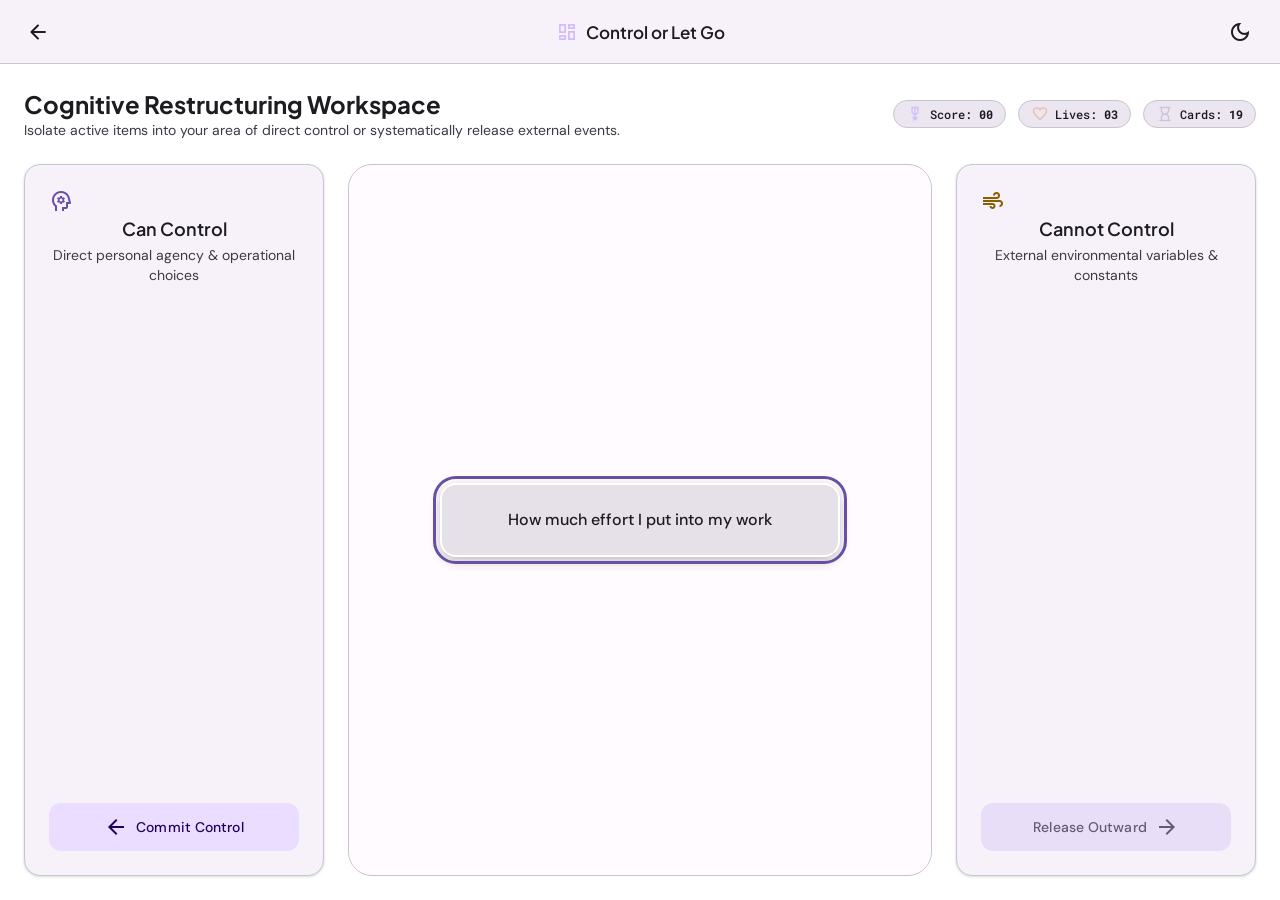
<file: games/control-or-let-go.html>
<!DOCTYPE html>
<html lang="en">
<head>
  <meta charset="UTF-8">
  <meta name="viewport" content="width=device-width, initial-scale=1.0">
  <title>Control or Let Go - Euno</title>
  <meta name="description" content="Practice sorting controllable and uncontrollable thoughts in this Euno wellness mini-game for anxiety support.">
  <meta name="author" content="Euno">
  <meta name="theme-color" content="#6750A4">
  <meta name="robots" content="index, follow, max-image-preview:large, max-snippet:-1, max-video-preview:-1">
  <link rel="canonical" href="https://euno-oo.github.io/games/control-or-let-go.html">
  <meta property="og:site_name" content="Euno">
  <meta property="og:title" content="Control or Let Go - Euno">
  <meta property="og:description" content="Practice sorting controllable and uncontrollable thoughts in this Euno wellness mini-game for anxiety support.">
  <meta property="og:type" content="website">
  <meta property="og:url" content="https://euno-oo.github.io/games/control-or-let-go.html">
  <meta property="og:image" content="https://euno-oo.github.io/images/euno-og.png">
  <meta property="og:image:width" content="1200">
  <meta property="og:image:height" content="630">
  <meta property="og:image:alt" content="Control or Let Go - Euno">
  <meta name="twitter:card" content="summary_large_image">
  <meta name="twitter:title" content="Control or Let Go - Euno">
  <meta name="twitter:description" content="Practice sorting controllable and uncontrollable thoughts in this Euno wellness mini-game for anxiety support.">
  <meta name="twitter:image" content="https://euno-oo.github.io/images/euno-og.png">
  <meta name="twitter:url" content="https://euno-oo.github.io/games/control-or-let-go.html">
  <link rel="icon" href="../images/Default.avif" type="image/avif">
  <link rel="icon" href="../images/Default.png" type="image/png">
  <link rel="apple-touch-icon" href="../images/Default.png">
  <link rel="stylesheet" href="../css/icons.css">
  <link rel="stylesheet" href="css/control-or-let-go.css">
  <link rel="preconnect" href="https://fonts.googleapis.com">
  <link rel="preconnect" href="https://fonts.gstatic.com" crossorigin>
  <link href="https://fonts.googleapis.com/css2?family=Plus+Jakarta+Sans:wght@600;700;800&family=DM+Sans:wght@400;500&family=Roboto+Mono:wght@500;700&display=swap" rel="stylesheet">
  <link rel="stylesheet" href="https://fonts.googleapis.com/css2?family=Material+Symbols+Outlined:opsz,wght,FILL,GRAD@24,400,0,0" />
  <link href="https://fonts.googleapis.com/icon?family=Material+Icons+Round" rel="stylesheet">
  <style>
    @media (min-width: 768px) {
      .m3-page-header {
        display: flex;
        justify-content: space-between;
        align-items: center;
        gap: 24px;
      }
      .m3-page-header-text {
        flex: 1;
        text-align: left;
      }
      .m3-page-header .m3-header-actions {
        margin-top: 0 !important;
        justify-content: flex-end !important;
      }
    }
  </style>
</head>
<body>
<a href="#thoughtSpawner" class="m3-skip-link">Skip to active card sorting workspace</a>

  <div class="m3-app-shell">
    
    <header class="top-app-bar" role="banner" style="height: 64px; flex-shrink: 0; background-color: var(--m3-surface-low, #F7F2FA); border-bottom: 1px solid var(--m3-outline-variant, #C4C6D0); display: grid; grid-template-columns: 1fr auto 1fr; align-items: center; padding: 0 16px; z-index: 10; gap: 8px;">
      <div style="display: flex; align-items: center; justify-content: flex-start;">
        <a href="../games.html" class="icon-button" aria-label="Back to Games" style="width: 44px; height: 44px; border-radius: 9999px; border: none; background: transparent; color: var(--m3-text-primary, #1C1B1F); cursor: pointer; display: grid; place-items: center; text-decoration: none;">
          <span class="material-icons-round">arrow_back</span>
        </a>
      </div>
      <div style="display: flex; align-items: center; gap: 8px; justify-content: center;">
        <span class="material-symbols-outlined" aria-hidden="true" style="color: var(--md-sys-color-primary, var(--md-primary, #D0BCFF)); font-size: 22px;">dashboard</span>
        <span style="font-family: var(--font-display, 'Plus Jakarta Sans', sans-serif); font-size: 17px; font-weight: 600; color: var(--m3-text-primary, #1C1B1F); white-space: nowrap;">Control or Let Go</span>
      </div>
      <div style="display: flex; align-items: center; justify-content: flex-end; gap: 4px;">
        <button id="theme-toggle" class="icon-button" type="button" aria-label="Switch to light theme" aria-pressed="true" style="width: 44px; height: 44px; border-radius: 9999px; border: none; background: transparent; color: var(--m3-text-primary, #1C1B1F); cursor: pointer; display: grid; place-items: center;">
          <span class="material-symbols-outlined" aria-hidden="true">light_mode</span>
        </button>
      </div>
    </header>

    <main class="m3-main-container" id="main-content">
      <div class="m3-page-header">
        <div class="m3-page-header-text">
          <h1 class="m3-headline-medium">Cognitive Restructuring Workspace</h1>
          <p class="m3-body-medium">Isolate active items into your area of direct control or systematically release external events.</p>
        </div>
        <div class="m3-header-actions" role="region" aria-label="Current Session Statistics" style="margin-top: 16px; display: flex; gap: 12px; justify-content: center; flex-wrap: wrap;">
          <div class="m3-badge" aria-live="polite" id="stat-score" style="background: var(--m3-surface-high, #ECE6F0); padding: 4px 12px; border-radius: 16px; display: flex; align-items: center; gap: 6px;">
            <span class="material-symbols-outlined" aria-hidden="true" style="font-size: 18px; color: var(--md-sys-color-primary, #D0BCFF);">military_tech</span>
            <span class="m3-label-medium">Score: <span id="scoreValue" class="mono-num">00</span></span>
          </div>
          <div class="m3-badge" aria-live="polite" id="stat-lives" style="background: var(--m3-surface-high, #ECE6F0); padding: 4px 12px; border-radius: 16px; display: flex; align-items: center; gap: 6px;">
            <span class="material-symbols-outlined" aria-hidden="true" style="font-size: 18px; color: var(--md-sys-color-error, #F2B8B5);">favorite</span>
            <span class="m3-label-medium">Lives: <span id="livesValue" class="mono-num">03</span></span>
          </div>
          <div class="m3-badge" aria-live="polite" id="stat-remaining" style="background: var(--m3-surface-high, #ECE6F0); padding: 4px 12px; border-radius: 16px; display: flex; align-items: center; gap: 6px;">
            <span class="material-symbols-outlined" aria-hidden="true" style="font-size: 18px; color: var(--md-sys-color-secondary, #CCC2DC);">hourglass_empty</span>
            <span class="m3-label-medium">Cards: <span id="remainingValue" class="mono-num">20</span></span>
          </div>
        </div>
      </div>

      <div class="m3-workspace-layout">
        
        <section class="m3-card m3-drop-zone" id="zone-control" data-zone="control" role="region" aria-label="Can Control Destination Zone">
          <div class="zone-meta-block">
            <span class="material-symbols-outlined icon-semantic-purple" aria-hidden="true">psychology</span>
            <h2 class="m3-title-medium">Can Control</h2>
            <p class="m3-body-medium">Direct personal agency &amp; operational choices</p>
          </div>
          <button class="m3-button-tonal" id="btnSortControl" aria-label="Sort active card into: Can Control. Or use Left Arrow keyboard key.">
            <span class="material-symbols-outlined" aria-hidden="true">arrow_back</span>
            <span class="m3-label-large">Commit Control</span>
          </button>
        </section>

        <section class="m3-content-deck" role="region" aria-label="Active Interactive Statement Deck Container">
          <div class="deck-grid-matrix"></div>
          <span id="deck-live-announcement" class="sr-only" aria-live="assertive"></span>
          <div id="thoughtSpawner" class="deck-stage-slot">
          </div>
        </section>

        <section class="m3-card m3-drop-zone" id="zone-nocontrol" data-zone="nocontrol" role="region" aria-label="Cannot Control Destination Zone">
          <div class="zone-meta-block">
            <span class="material-symbols-outlined icon-semantic-warning" aria-hidden="true">air</span>
            <h2 class="m3-title-medium">Cannot Control</h2>
            <p class="m3-body-medium">External environmental variables &amp; constants</p>
          </div>
          <button class="m3-button-secondary" id="btnSortNoControl" aria-label="Sort active card into: Cannot Control. Or use Right Arrow keyboard key.">
            <span class="m3-label-large">Release Outward</span>
            <span class="material-symbols-outlined" aria-hidden="true">arrow_forward</span>
          </button>
        </section>
        
      </div>
    </main>

    <div class="m3-dialog-backdrop hidden" id="endScreen" role="dialog" aria-modal="true" aria-labelledby="dialogTitle" aria-describedby="screenMessage">
      <div class="m3-dialog-window">
        <div class="m3-dialog-header">
          <span class="material-symbols-outlined m3-dialog-icon" id="modalIcon" aria-hidden="true">verified</span>
          <h2 id="dialogTitle" class="m3-headline-medium">Session Terminated</h2>
        </div>
        
        <p id="screenMessage" class="m3-body-large m3-dialog-body-text"></p>
        
        <div class="m3-dialog-insight-box">
          <span class="insight-tag">Cognitive Architecture Analytics Blueprint</span>
          <p class="m3-body-medium">Systematically partitioning internal actionable workflows from systemic fixed environments drastically curtails executive attention fatigue and reinforces core operational capacity metrics.</p>
        </div>

        <div class="m3-dialog-actions">
          <button class="m3-button-primary" id="btnRestart">
            <span class="material-symbols-outlined" aria-hidden="true">refresh</span>
            <span class="m3-label-large">Reboot Run Session</span>
          </button>
        </div>
      </div>
    </div>
  </div>

  <script src="js/control-or-let-go.js"></script>
  <script src="js/game-utils.js"></script>
</body>
</html>
</file>
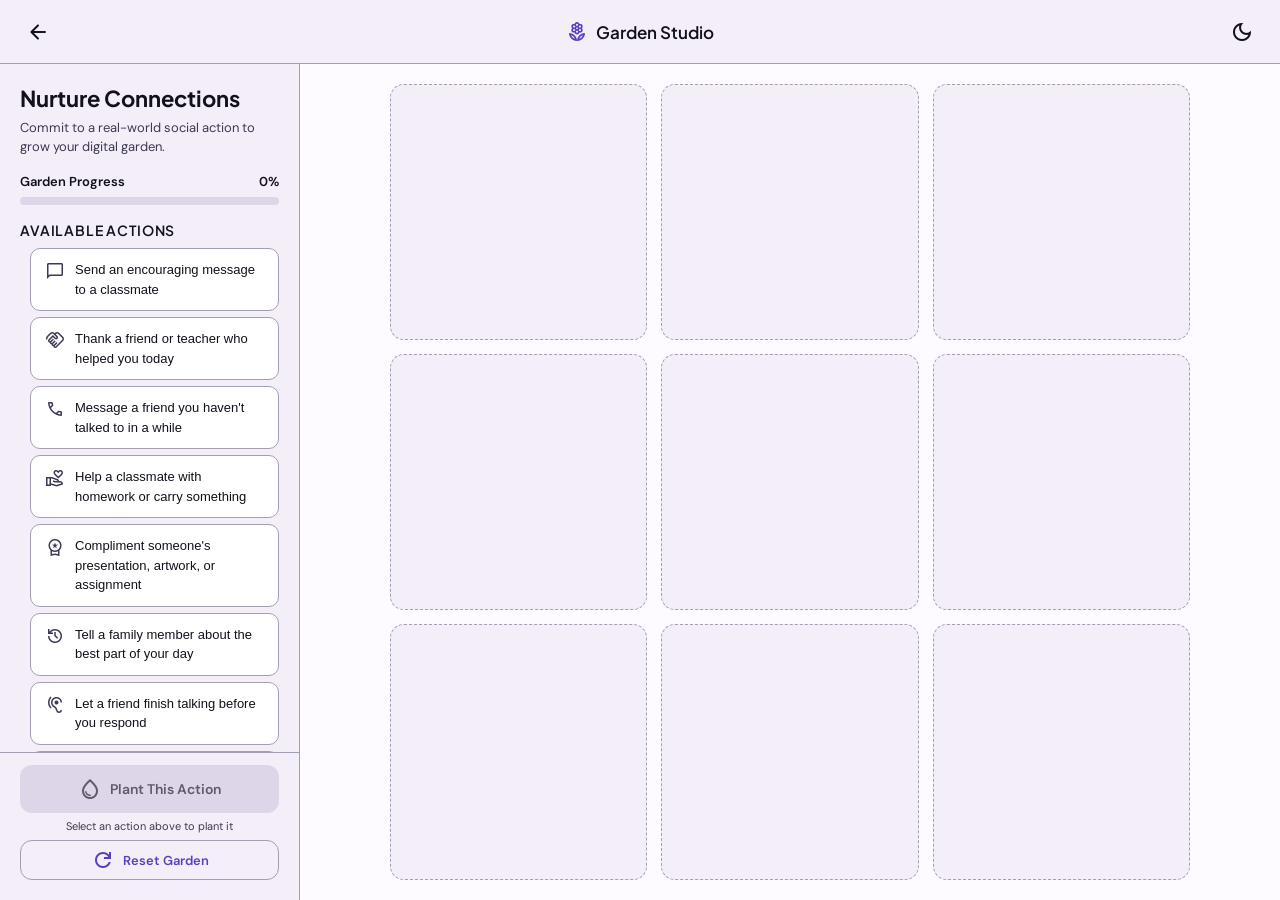
<file: games/friendship-flowers.html>
<!DOCTYPE html>
<html lang="en">

<head>
    <meta charset="UTF-8">
    <meta name="viewport" content="width=device-width, initial-scale=1.0">
    <title>Friendship Flowers - Euno</title>
    <meta name="description" content="Grow supportive friendship flowers in this Euno wellness mini-game for social connection and loneliness support.">
    <meta name="author" content="Euno">
    <meta name="theme-color" content="#6750A4">
    <meta name="robots" content="index, follow, max-image-preview:large, max-snippet:-1, max-video-preview:-1">
    <link rel="canonical" href="https://euno-oo.github.io/games/friendship-flowers.html">
    <meta property="og:site_name" content="Euno">
    <meta property="og:title" content="Friendship Flowers - Euno">
    <meta property="og:description" content="Grow supportive friendship flowers in this Euno wellness mini-game for social connection and loneliness support.">
    <meta property="og:type" content="website">
    <meta property="og:url" content="https://euno-oo.github.io/games/friendship-flowers.html">
    <meta property="og:image" content="https://euno-oo.github.io/images/euno-og.png">
    <meta property="og:image:width" content="1200">
    <meta property="og:image:height" content="630">
    <meta property="og:image:alt" content="Friendship Flowers - Euno">
    <meta name="twitter:card" content="summary_large_image">
    <meta name="twitter:title" content="Friendship Flowers - Euno">
    <meta name="twitter:description" content="Grow supportive friendship flowers in this Euno wellness mini-game for social connection and loneliness support.">
    <meta name="twitter:image" content="https://euno-oo.github.io/images/euno-og.png">
    <meta name="twitter:url" content="https://euno-oo.github.io/games/friendship-flowers.html">
    <link rel="icon" href="../images/Default.avif" type="image/avif">
    <link rel="icon" href="../images/Default.png" type="image/png">
    <link rel="apple-touch-icon" href="../images/Default.png">
    <link rel="stylesheet" href="../css/icons.css">
    <link rel="preconnect" href="https://fonts.googleapis.com">
    <link rel="preconnect" href="https://fonts.gstatic.com" crossorigin>
    <link
        href="https://fonts.googleapis.com/css2?family=DM+Sans:ital,opsz,wght@0,9..40,100..1000;1,9..40,100..1000&family=Plus+Jakarta+Sans:ital,wght@0,200..800;1,200..800&display=swap"
        rel="stylesheet">
    <link
        href="https://fonts.googleapis.com/css2?family=Material+Symbols+Outlined:opsz,wght,FILL,GRAD@20..48,100..700,0..1,-50..200"
        rel="stylesheet">
    <link rel="stylesheet" href="css/friendship-flowers.css">
  <link href="https://fonts.googleapis.com/icon?family=Material+Icons+Round" rel="stylesheet">
</head>

<body>
    <a class="skip-link" href="#garden-grid">Skip to garden</a>
    <a class="skip-link" href="#prompts-list">Skip to actions</a>

    <div class="app-container">
        <header class="top-app-bar" role="banner" style="height: 64px; flex-shrink: 0; background-color: var(--md-sys-color-surface-container-low, var(--md-surface-low, #1D1B20)); border-bottom: 1px solid var(--md-sys-color-outline-variant, var(--md-outline-variant, #49454F)); display: grid; grid-template-columns: 1fr auto 1fr; align-items: center; padding: 0 16px; z-index: 10; gap: 8px;">
          <div style="display: flex; align-items: center; justify-content: flex-start;">
            <a href="../games.html" class="icon-button" aria-label="Back to Games" style="width: 44px; height: 44px; border-radius: 9999px; border: none; background: transparent; color: var(--md-sys-color-on-surface, var(--md-text-primary, #E6E1E5)); cursor: pointer; display: grid; place-items: center; text-decoration: none;">
              <span class="material-icons-round">arrow_back</span>
            </a>
          </div>
          <div style="display: flex; align-items: center; gap: 8px; justify-content: center;">
            <span class="material-symbols-outlined" aria-hidden="true" style="color: var(--md-sys-color-primary, var(--md-primary, #D0BCFF)); font-size: 22px;">local_florist</span>
            <span style="font-family: var(--font-display, 'Plus Jakarta Sans', sans-serif); font-size: 17px; font-weight: 600; color: var(--md-sys-color-on-surface, var(--md-text-primary, #E6E1E5)); white-space: nowrap;">Garden Studio</span>
          </div>
          <div style="display: flex; align-items: center; justify-content: flex-end; gap: 4px;">
            <button id="theme-toggle" class="icon-button" type="button" aria-label="Switch theme" aria-pressed="false" style="width: 44px; height: 44px; border-radius: 9999px; border: none; background: transparent; color: var(--md-sys-color-on-surface, var(--md-text-primary, #E6E1E5)); cursor: pointer; display: grid; place-items: center;">
              <span class="material-symbols-outlined" aria-hidden="true">dark_mode</span>
            </button>
          </div>
        </header>

        <div class="main-layout">
            <aside class="sidebar" aria-labelledby="panel-title">
                <div class="sidebar-inner">
                    <div>
                        <h2 id="panel-title" class="headline-medium">Nurture Connections</h2>
                        <p class="body-medium text-secondary" style="margin-top:5px;">Commit to a real-world social
                            action to grow your digital garden.</p>
                    </div>

                    <div class="progress-section">
                        <div class="progress-header">
                            <span class="label-large" id="progress-label">Garden Progress</span>
                            <span id="progress-text" class="label-large" aria-live="polite" aria-atomic="true">0%</span>
                        </div>
                        <div class="progress-track" role="progressbar" aria-valuenow="0" aria-valuemin="0"
                            aria-valuemax="100" aria-labelledby="progress-label" id="progress-bar-container">
                            <div id="progress-indicator" class="progress-indicator"></div>
                        </div>
                    </div>
                </div>

                <div class="prompt-container" style="margin-top:12px;">
                    <h3 class="title-medium">Available Actions</h3>
                    <div id="prompts-list" class="prompts-list" role="group" aria-label="Social action prompts"></div>
                </div>

                <div class="actions-footer">
                    <button id="action-btn" class="btn btn-primary" type="button" disabled
                        aria-describedby="action-hint">
                        <span class="material-symbols-outlined" aria-hidden="true">water_drop</span>
                        <span class="btn-text">Plant This Action</span>
                    </button>
                    <p id="action-hint" class="action-hint">Select an action above to plant it</p>
                    <button id="reset-btn" class="btn btn-text-only" type="button"
                        aria-label="Reset garden and start over">
                        <span class="material-symbols-outlined" aria-hidden="true">refresh</span>
                        <span class="btn-text">Reset Garden</span>
                    </button>
                </div>
            </aside>

            <main class="content-viewport">
                <div class="grid-container">
                    <div id="garden-grid" class="garden-grid" role="region"
                        aria-label="Digital garden — 9 flower patches" aria-live="polite"></div>
                </div>

                <div class="carousel-viewport" id="carousel-viewport" aria-label="Flower carousel" role="region">
                    <span class="carousel-label">Your Garden</span>
                    <div class="carousel-track-wrap" id="carousel-track" aria-label="Flower patches, swipe to browse">
                    </div>
                    <div class="carousel-dot-row" id="carousel-dots" role="tablist" aria-label="Carousel navigation">
                    </div>
                </div>
            </main>
        </div>

        <div id="completion-overlay" class="modal-overlay hidden" role="dialog" aria-modal="true"
            aria-labelledby="modal-title" aria-describedby="modal-desc">
            <div class="modal-card">
                <div class="modal-icon-wrapper" aria-hidden="true">
                    <span class="material-symbols-outlined">workspace_premium</span>
                </div>
                <h2 id="modal-title" class="headline-large">Garden Flourishing!</h2>
                <p id="modal-desc" class="body-large text-secondary">All patches have fully matured. Your real-world
                    commitments are building genuine human connection.</p>
                <div class="modal-actions">
                    <button id="modal-close-btn" class="btn btn-tonal" type="button">Return to Studio</button>
                </div>
            </div>
        </div>
    </div>

    <script src="js/friendship-flowers.js"></script>
  <script src="js/game-utils.js"></script>
</body>

</html>
</file>
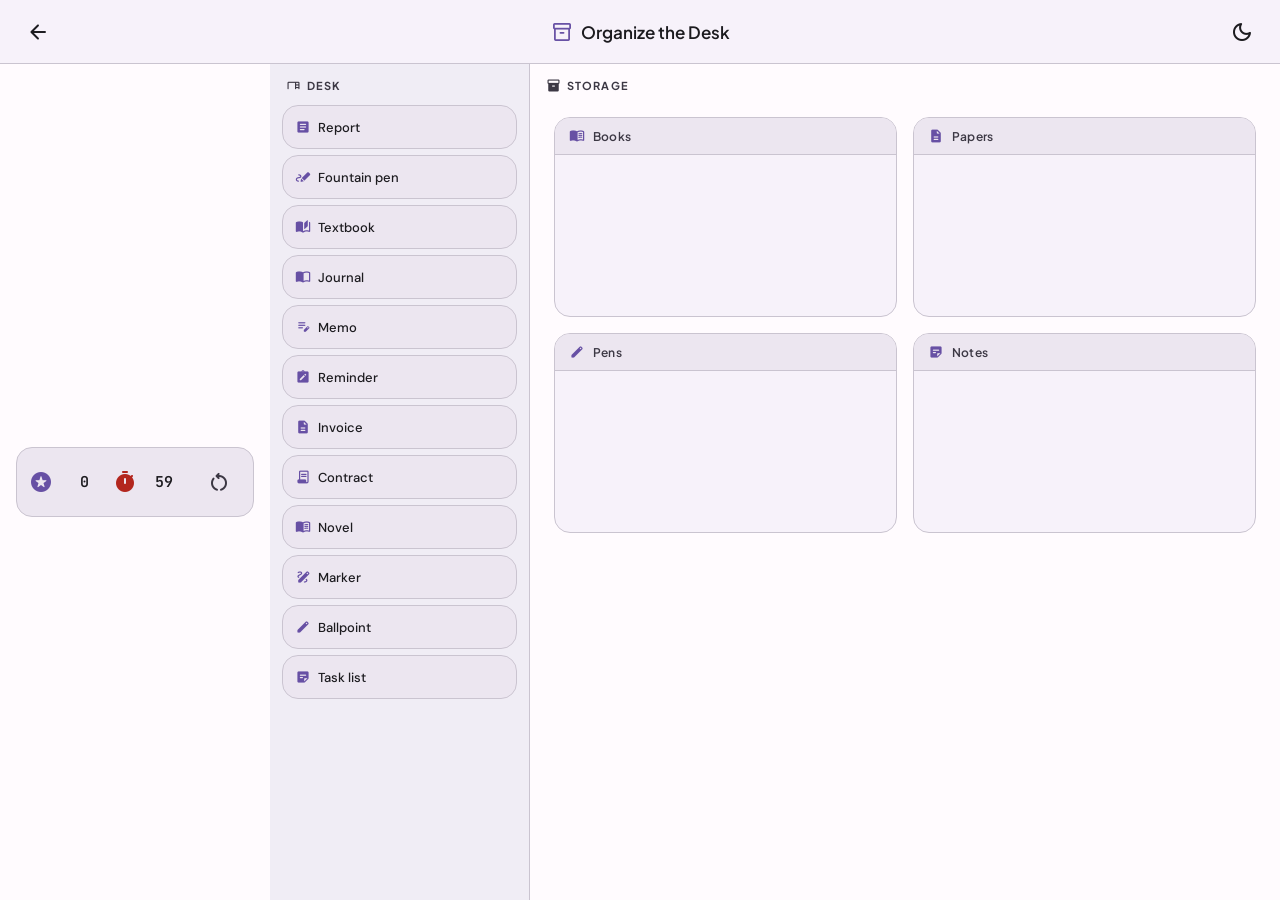
<file: games/organize-desk.html>
<!DOCTYPE html>
<html lang="en">

<head>
    <meta charset="UTF-8" />
    <meta name="viewport" content="width=device-width, initial-scale=1.0" />
    <title>Organize the Desk - Euno</title>
    <meta name="description" content="Organize a calming desk in this Euno wellness mini-game for stress relief and mental clarity.">
    <meta name="author" content="Euno">
    <meta name="theme-color" content="#6750A4">
    <meta name="robots" content="index, follow, max-image-preview:large, max-snippet:-1, max-video-preview:-1">
    <link rel="canonical" href="https://euno-oo.github.io/games/organize-desk.html">
    <meta property="og:site_name" content="Euno">
    <meta property="og:title" content="Organize the Desk - Euno">
    <meta property="og:description" content="Organize a calming desk in this Euno wellness mini-game for stress relief and mental clarity.">
    <meta property="og:type" content="website">
    <meta property="og:url" content="https://euno-oo.github.io/games/organize-desk.html">
    <meta property="og:image" content="https://euno-oo.github.io/images/euno-og.png">
    <meta property="og:image:width" content="1200">
    <meta property="og:image:height" content="630">
    <meta property="og:image:alt" content="Organize the Desk - Euno">
    <meta name="twitter:card" content="summary_large_image">
    <meta name="twitter:title" content="Organize the Desk - Euno">
    <meta name="twitter:description" content="Organize a calming desk in this Euno wellness mini-game for stress relief and mental clarity.">
    <meta name="twitter:image" content="https://euno-oo.github.io/images/euno-og.png">
    <meta name="twitter:url" content="https://euno-oo.github.io/games/organize-desk.html">
    <link rel="icon" href="../images/Default.avif" type="image/avif">
    <link rel="icon" href="../images/Default.png" type="image/png">
    <link rel="apple-touch-icon" href="../images/Default.png">
    <link rel="stylesheet" href="../css/icons.css">
    <link rel="stylesheet" href="css/organize-desk.css" />
    <link rel="preconnect" href="https://fonts.googleapis.com" />
    <link rel="preconnect" href="https://fonts.gstatic.com" crossorigin />
    <link rel="stylesheet"
        href="https://fonts.googleapis.com/css2?family=Plus+Jakarta+Sans:wght@400;500;600;700;800&family=DM+Sans:wght@400;500;600&family=JetBrains+Mono:wght@400;600&display=swap" />
    <link rel="stylesheet"
        href="https://fonts.googleapis.com/css2?family=Material+Symbols+Rounded:opsz,wght,FILL,GRAD@20..48,300..700,0..1,-50..200" />
  <link href="https://fonts.googleapis.com/icon?family=Material+Icons+Round" rel="stylesheet">
</head>

<body>
    <header class="top-app-bar" role="banner" style="height: 64px; flex-shrink: 0; background-color: var(--surface-low); border-bottom: 1px solid var(--color-outline-variant); display: grid; grid-template-columns: 1fr auto 1fr; align-items: center; padding: 0 16px; z-index: 10; gap: 8px;">
      <div style="display: flex; align-items: center; justify-content: flex-start;">
        <a href="../games.html" class="icon-button" aria-label="Back to Games" style="width: 44px; height: 44px; border-radius: 9999px; border: none; background: transparent; color: var(--color-on-surface); cursor: pointer; display: grid; place-items: center; text-decoration: none;">
          <span class="material-icons-round">arrow_back</span>
        </a>
      </div>
      <div style="display: flex; align-items: center; gap: 8px; justify-content: center;">
        <span class="material-symbols-rounded" aria-hidden="true" style="color: var(--color-primary); font-size: 22px;">inventory_2</span>
        <span style="font-family: 'Plus Jakarta Sans', sans-serif; font-size: 17px; font-weight: 600; color: var(--color-on-surface); white-space: nowrap;">Organize the Desk</span>
      </div>
      <div style="display: flex; align-items: center; justify-content: flex-end; gap: 4px;">
        <button id="theme-toggle" class="icon-button" type="button" aria-label="Switch theme" aria-pressed="false" style="width: 44px; height: 44px; border-radius: 9999px; border: none; background: transparent; color: var(--color-on-surface); cursor: pointer; display: grid; place-items: center;">
          <span class="material-symbols-rounded" aria-hidden="true">dark_mode</span>
        </button>
      </div>
    </header>

    <main class="game-layout" id="game-area" aria-label="Game area">
        <div class="hud-stats" role="status" aria-label="Game stats" style="display: flex; justify-content: center; gap: 24px; padding: 12px; background: var(--surface-high); border: 1px solid var(--color-outline-variant); margin: 16px; border-radius: 16px; align-self: center;">
            <div class="stat" aria-label="Score" style="display: flex; align-items: center; gap: 8px; font-weight: 700; font-size: 1.1rem; color: var(--color-on-surface);">
                <span class="material-symbols-rounded" aria-hidden="true" style="color: var(--color-primary); font-size: 24px;">stars</span>
                <span class="stat-value" id="score">0</span>
            </div>
            <div class="stat" aria-label="Time remaining" style="display: flex; align-items: center; gap: 8px; font-weight: 700; font-size: 1.1rem; color: var(--color-on-surface);">
                <span class="material-symbols-rounded" aria-hidden="true" style="color: var(--color-error); font-size: 24px;">timer</span>
                <span class="stat-value" id="timer">60</span>
            </div>
            <button class="btn-icon" id="restart-btn" aria-label="Restart game" style="background: none; border: none; cursor: pointer; color: var(--color-on-surface-variant); display: flex; align-items: center; justify-content: center; padding: 4px; border-radius: 8px; transition: background 0.2s;">
                <span class="material-symbols-rounded" aria-hidden="true" style="font-size: 24px;">restart_alt</span>
            </button>
        </div>

        <section class="desk-zone" aria-label="Desk — items to sort">
            <div class="desk-zone-label" aria-hidden="true">
                <span class="material-symbols-rounded" aria-hidden="true">desk</span>
                Desk
            </div>
            <button class="desk-toggle" id="desk-toggle" aria-expanded="false" aria-controls="item-pool">
                <span class="desk-toggle-left">
                    <span class="material-symbols-rounded" aria-hidden="true">desk</span>
                    <span class="desk-toggle-label">Desk</span>
                    <span class="desk-count" id="desk-count">12</span>
                </span>
                <span class="material-symbols-rounded desk-toggle-chevron" aria-hidden="true">expand_more</span>
            </button>
            <div class="item-pool" id="item-pool" role="list" aria-label="Unsorted items on desk"></div>
        </section>

        <section class="containers-zone" aria-label="Storage containers">
            <div class="zone-label">
                <span class="material-symbols-rounded" aria-hidden="true">inventory_2</span>
                Storage
            </div>
            <div class="containers-grid" id="containers-grid">

                <div class="container" data-category="books" role="group" aria-label="Books container"
                    aria-dropeffect="move">
                    <div class="container-header">
                        <span class="material-symbols-rounded" aria-hidden="true">menu_book</span>
                        Books
                    </div>
                    <div class="container-drop" data-category="books" aria-label="Drop books here" role="region"></div>
                </div>

                <div class="container" data-category="papers" role="group" aria-label="Papers container"
                    aria-dropeffect="move">
                    <div class="container-header">
                        <span class="material-symbols-rounded" aria-hidden="true">description</span>
                        Papers
                    </div>
                    <div class="container-drop" data-category="papers" aria-label="Drop papers here" role="region">
                    </div>
                </div>

                <div class="container" data-category="pens" role="group" aria-label="Pens container"
                    aria-dropeffect="move">
                    <div class="container-header">
                        <span class="material-symbols-rounded" aria-hidden="true">edit</span>
                        Pens
                    </div>
                    <div class="container-drop" data-category="pens" aria-label="Drop pens here" role="region"></div>
                </div>

                <div class="container" data-category="notes" role="group" aria-label="Notes container"
                    aria-dropeffect="move">
                    <div class="container-header">
                        <span class="material-symbols-rounded" aria-hidden="true">sticky_note_2</span>
                        Notes
                    </div>
                    <div class="container-drop" data-category="notes" aria-label="Drop notes here" role="region"></div>
                </div>

            </div>
        </section>

    </main>

    <div class="overlay" id="overlay-success" role="dialog" aria-modal="true" aria-labelledby="success-title" hidden>
        <div class="overlay-card" tabindex="-1">
            <div class="overlay-icon-wrap success">
                <span class="material-symbols-rounded" aria-hidden="true">task_alt</span>
            </div>
            <h2 id="success-title">Desk cleared</h2>
            <p class="overlay-sub">All items sorted correctly.</p>
            <div class="overlay-stat-row">
                <div class="overlay-stat">
                    <span class="overlay-stat-value" id="final-score">0</span>
                    <span class="overlay-stat-label">Points</span>
                </div>
                <div class="overlay-divider" aria-hidden="true"></div>
                <div class="overlay-stat">
                    <span class="overlay-stat-value" id="final-time">0</span>
                    <span class="overlay-stat-label">Seconds left</span>
                </div>
            </div>
            <button class="btn-primary" id="success-restart">Play again</button>
        </div>
    </div>

    <div class="overlay" id="overlay-failure" role="dialog" aria-modal="true" aria-labelledby="failure-title" hidden>
        <div class="overlay-card" tabindex="-1">
            <div class="overlay-icon-wrap failure">
                <span class="material-symbols-rounded" aria-hidden="true">timer_off</span>
            </div>
            <h2 id="failure-title">Time's up</h2>
            <p class="overlay-sub">The desk is still a mess.</p>
            <div class="overlay-stat-row">
                <div class="overlay-stat">
                    <span class="overlay-stat-value" id="fail-score">0</span>
                    <span class="overlay-stat-label">Points</span>
                </div>
                <div class="overlay-divider" aria-hidden="true"></div>
                <div class="overlay-stat">
                    <span class="overlay-stat-value" id="fail-remaining">0</span>
                    <span class="overlay-stat-label">Items left</span>
                </div>
            </div>
            <button class="btn-primary" id="failure-restart">Try again</button>
        </div>
    </div>

    <div class="toast" id="toast" role="status" aria-live="polite" aria-atomic="true"></div>

    <script src="js/organize-desk.js"></script>
  <script src="js/game-utils.js"></script>
</body>

</html>
</file>
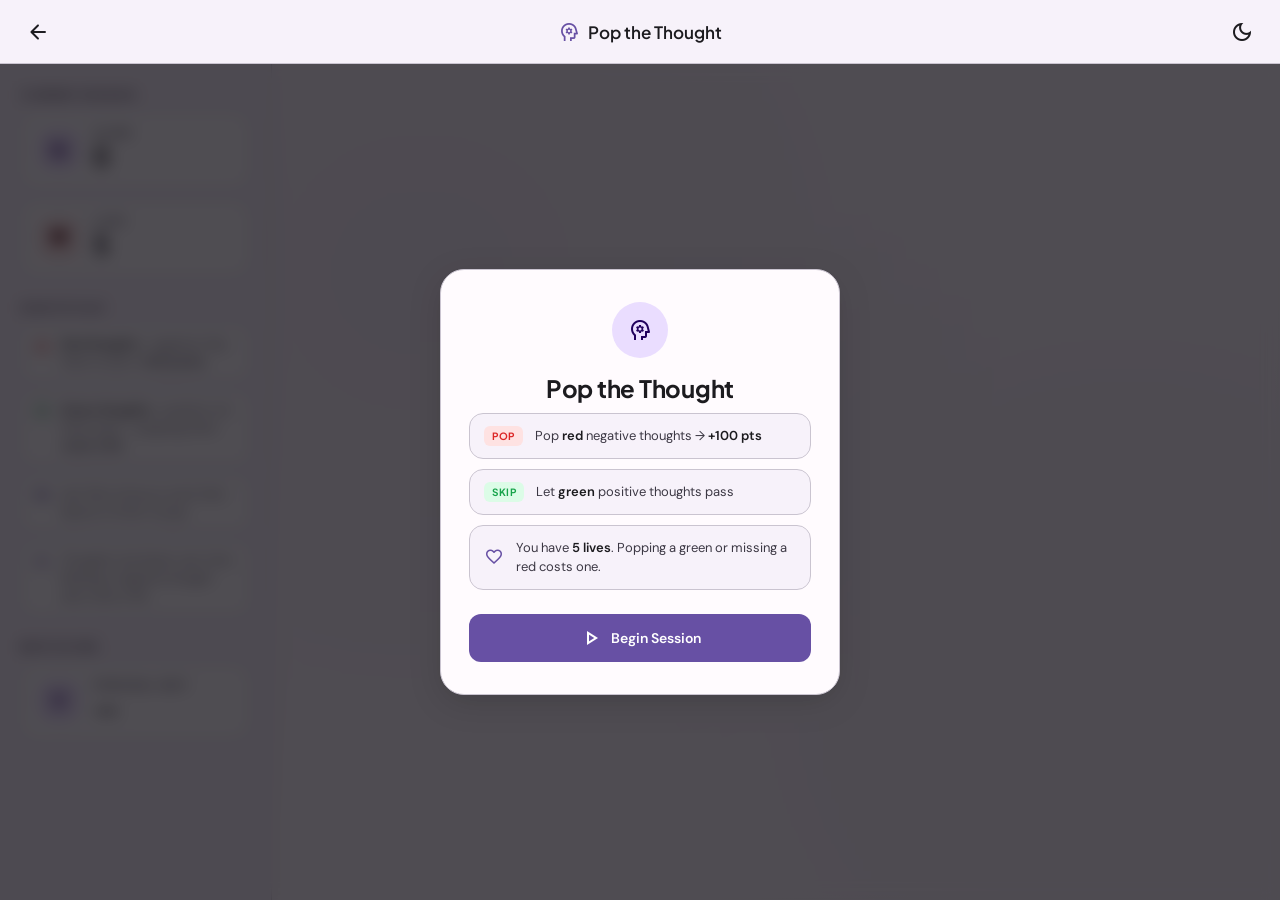
<file: games/pop-the-thought.html>
<!DOCTYPE html>
<html lang="en">

<head>
  <meta charset="UTF-8">
  <meta name="viewport" content="width=device-width, initial-scale=1.0">
  <title>Pop the Thought - Euno</title>
  <meta name="description" content="Pop intrusive thought bubbles in this Euno wellness mini-game for overthinking support.">
  <meta name="author" content="Euno">
  <meta name="theme-color" content="#6750A4">
  <meta name="robots" content="index, follow, max-image-preview:large, max-snippet:-1, max-video-preview:-1">
  <link rel="canonical" href="https://euno-oo.github.io/games/pop-the-thought.html">
  <meta property="og:site_name" content="Euno">
  <meta property="og:title" content="Pop the Thought - Euno">
  <meta property="og:description" content="Pop intrusive thought bubbles in this Euno wellness mini-game for overthinking support.">
  <meta property="og:type" content="website">
  <meta property="og:url" content="https://euno-oo.github.io/games/pop-the-thought.html">
  <meta property="og:image" content="https://euno-oo.github.io/images/euno-og.png">
  <meta property="og:image:width" content="1200">
  <meta property="og:image:height" content="630">
  <meta property="og:image:alt" content="Pop the Thought - Euno">
  <meta name="twitter:card" content="summary_large_image">
  <meta name="twitter:title" content="Pop the Thought - Euno">
  <meta name="twitter:description" content="Pop intrusive thought bubbles in this Euno wellness mini-game for overthinking support.">
  <meta name="twitter:image" content="https://euno-oo.github.io/images/euno-og.png">
  <meta name="twitter:url" content="https://euno-oo.github.io/games/pop-the-thought.html">
  <link rel="icon" href="../images/Default.avif" type="image/avif">
  <link rel="icon" href="../images/Default.png" type="image/png">
  <link rel="apple-touch-icon" href="../images/Default.png">
  <link rel="stylesheet" href="../css/icons.css">
  <link rel="preconnect" href="https://fonts.googleapis.com">
  <link rel="preconnect" href="https://fonts.gstatic.com" crossorigin>
  <link
    href="https://fonts.googleapis.com/css2?family=DM+Sans:ital,opsz,wght@0,9..40,100..1000;1,9..40,100..1000&family=Plus+Jakarta+Sans:ital,wght@0,200..800;1,200..800&display=swap"
    rel="stylesheet">
  <link
    href="https://fonts.googleapis.com/css2?family=Material+Symbols+Outlined:opsz,wght,FILL,GRAD@20..48,100..700,0..1,-50..200"
    rel="stylesheet">
  <link href="https://fonts.googleapis.com/icon?family=Material+Icons+Round" rel="stylesheet">
  <link rel="stylesheet" href="css/pop-the-thought.css">
</head>

<body>
  <a class="skip-link" href="#canvas">Skip to game board</a>

  <div class="app-container">

    <header class="top-app-bar">
      <div class="app-bar-left">
        <a href="../games.html" class="icon-button" aria-label="Back to Games">
          <span class="material-icons-round">arrow_back</span>
        </a>
      </div>
      <div class="app-bar-center">
        <span class="material-symbols-outlined app-icon" aria-hidden="true">psychology</span>
        <span class="app-title">Pop the Thought</span>
      </div>
      <div class="app-bar-right">
        <button id="theme-toggle" class="icon-button" type="button" aria-label="Switch to dark theme"
          aria-pressed="false">
          <span class="material-symbols-outlined" aria-hidden="true">dark_mode</span>
        </button>
      </div>
    </header>

    <div class="mobile-stats-bar" role="status" aria-live="polite" aria-label="Game statistics">
      <div class="mobile-stat">
        <span class="material-symbols-outlined mobile-stat-icon primary" aria-hidden="true">track_changes</span>
        <div class="mobile-stat-info">
          <span class="mobile-stat-label">Score</span>
          <span id="score-count" class="mobile-stat-value" aria-atomic="true">0</span>
        </div>
      </div>
      <div class="mobile-stat-divider" aria-hidden="true"></div>
      <div class="mobile-stat">
        <span class="material-symbols-outlined mobile-stat-icon error" aria-hidden="true" style="font-variation-settings:'FILL' 1">favorite</span>
        <div class="mobile-stat-info">
          <span class="mobile-stat-label">Lives</span>
          <span id="lives-count" class="mobile-stat-value" aria-atomic="true">5</span>
        </div>
      </div>
    </div>

    <div class="main-layout">

      <aside class="sidebar" aria-label="Game information panel">
        <div class="sidebar-body">

          <div class="sidebar-section desktop-stats" id="desktop-stats">
            <span class="section-label">Current Session</span>
            <div class="stat-card">
              <div class="stat-icon-wrap primary" aria-hidden="true">
                <span class="material-symbols-outlined">track_changes</span>
              </div>
              <div class="stat-info">
                <span class="stat-label">Score</span>
                <span id="score-count-desktop" class="stat-value" aria-atomic="true">0</span>
              </div>
            </div>
            <div class="stat-card">
              <div class="stat-icon-wrap error" aria-hidden="true">
                <span class="material-symbols-outlined" style="font-variation-settings:'FILL' 1">favorite</span>
              </div>
              <div class="stat-info">
                <span class="stat-label">Lives</span>
                <span id="lives-count-desktop" class="stat-value" aria-atomic="true">5</span>
              </div>
            </div>
          </div>

          <div class="sidebar-section">
            <span class="section-label">How to Play</span>
            <div class="how-to-list" role="list">
              <div class="how-to-item" role="listitem">
                <span class="material-symbols-outlined" aria-hidden="true" style="color:#DC2626;">warning</span>
                <span class="how-to-text"><strong style="color:var(--md-text-primary);">Red thoughts</strong> = negative. Pop them to earn <strong>+100 points</strong>.</span>
              </div>
              <div class="how-to-item" role="listitem">
                <span class="material-symbols-outlined" aria-hidden="true" style="color:#16A34A;">check_circle</span>
                <span class="how-to-text"><strong style="color:var(--md-text-primary);">Green thoughts</strong> = positive. Let them pass — popping them <strong>costs a life</strong>.</span>
              </div>
              <div class="how-to-item" role="listitem">
                <span class="material-symbols-outlined" aria-hidden="true">keyboard</span>
                <span class="how-to-text">Use Tab to focus a card, then Space or Enter to pop.</span>
              </div>
              <div class="how-to-item" role="listitem">
                <span class="material-symbols-outlined" aria-hidden="true">speed</span>
                <span class="how-to-text">Thoughts rise faster over time. Missing a negative thought also costs a life.</span>
              </div>
            </div>
          </div>

          <div class="sidebar-section">
            <span class="section-label">Best Score</span>
            <div class="stat-card">
              <div class="stat-icon-wrap primary" aria-hidden="true">
                <span class="material-symbols-outlined">emoji_events</span>
              </div>
              <div class="stat-info">
                <span class="stat-label">Personal Best</span>
                <span id="best-score" class="stat-value">—</span>
              </div>
            </div>
          </div>

        </div>
      </aside>

      <main class="content-viewport">

        <div id="canvas" role="region" aria-label="Game board — tap rising thoughts to dismiss them" tabindex="0">
        </div>

        <button id="help-fab" class="help-fab" type="button" aria-label="How to play" aria-haspopup="dialog">
          <span class="material-symbols-outlined" aria-hidden="true">help</span>
        </button>

        <div id="help-screen" class="overlay" role="dialog" aria-modal="true" aria-labelledby="help-title">
          <div class="overlay-card">
            <button class="overlay-close" id="help-close" type="button" aria-label="Close how to play">
              <span class="material-symbols-outlined" aria-hidden="true">close</span>
            </button>
            <div class="overlay-icon" aria-hidden="true">
              <span class="material-symbols-outlined">help</span>
            </div>
            <h2 id="help-title" class="overlay-title">How to Play</h2>
            <div class="how-to-list help-overlay-list" role="list">
              <div class="how-to-item" role="listitem">
                <span class="material-symbols-outlined" aria-hidden="true" style="color:#DC2626;">warning</span>
                <span class="how-to-text"><strong style="color:var(--md-text-primary);">Red (negative)</strong> thoughts: pop them for <strong>+100 points</strong>.</span>
              </div>
              <div class="how-to-item" role="listitem">
                <span class="material-symbols-outlined" aria-hidden="true" style="color:#16A34A;">check_circle</span>
                <span class="how-to-text"><strong style="color:var(--md-text-primary);">Green (positive)</strong> thoughts: let them pass — popping them <strong>costs a life</strong>.</span>
              </div>
              <div class="how-to-item" role="listitem">
                <span class="material-symbols-outlined" aria-hidden="true">warning</span>
                <span class="how-to-text">Missing a red thought (letting it escape) also <strong>costs a life</strong>.</span>
              </div>
              <div class="how-to-item" role="listitem">
                <span class="material-symbols-outlined" aria-hidden="true">speed</span>
                <span class="how-to-text">Speed increases over time — stay sharp!</span>
              </div>
              <div class="how-to-item" role="listitem">
                <span class="material-symbols-outlined" aria-hidden="true">pause_circle</span>
                <span class="how-to-text">The game pauses while this panel is open and resumes when you close it.</span>
              </div>
            </div>
            <button id="help-resume-btn" class="btn btn-primary" type="button" style="margin-top:20px;">
              <span class="material-symbols-outlined" aria-hidden="true">play_arrow</span>
              <span>Resume</span>
            </button>
          </div>
        </div>

        <div id="start-screen" class="overlay active" role="dialog" aria-modal="true" aria-labelledby="start-title">
          <div class="overlay-card">
            <div class="overlay-icon" aria-hidden="true">
              <span class="material-symbols-outlined">psychology</span>
            </div>
            <h1 id="start-title" class="overlay-title">Pop the Thought</h1>
            <div class="rules-list" role="list">
              <div class="rule-item" role="listitem">
                <span class="rule-badge negative" aria-hidden="true">Pop</span>
                <span class="rule-text">Pop <strong>red</strong> negative thoughts → <strong>+100 pts</strong></span>
              </div>
              <div class="rule-item" role="listitem">
                <span class="rule-badge positive" aria-hidden="true">Skip</span>
                <span class="rule-text">Let <strong>green</strong> positive thoughts pass</span>
              </div>
              <div class="rule-item" role="listitem">
                <span class="material-symbols-outlined rule-icon" aria-hidden="true">favorite</span>
                <span class="rule-text">You have <strong>5 lives</strong>. Popping a green or missing a red costs one.</span>
              </div>
            </div>
            <button id="start-btn" class="btn btn-primary" type="button">
              <span class="material-symbols-outlined" aria-hidden="true">play_arrow</span>
              <span>Begin Session</span>
            </button>
          </div>
        </div>

        <div id="game-over-screen" class="overlay" role="dialog" aria-modal="true" aria-labelledby="end-title">
          <div class="overlay-card">
            <div class="overlay-icon" aria-hidden="true">
              <span class="material-symbols-outlined">workspace_premium</span>
            </div>
            <h1 id="end-title" class="overlay-title">Session Complete</h1>
            <p class="overlay-subtitle">Great effort! Here's your result:</p>
            <div class="final-score-box">
              <span class="final-label">Final Score</span>
              <span id="final-score" class="final-value" aria-live="polite">0</span>
            </div>
            <p id="pt-reward-msg" class="reward-msg" aria-live="polite"></p>
            <button id="restart-btn" class="btn btn-primary" type="button">
              <span class="material-symbols-outlined" aria-hidden="true">refresh</span>
              <span>Play Again</span>
            </button>
          </div>
        </div>

      </main>
    </div>
  </div>

  <script src="js/game-utils.js"></script>
  <script src="js/pop-the-thought.js"></script>
</body>

</html>
</file>
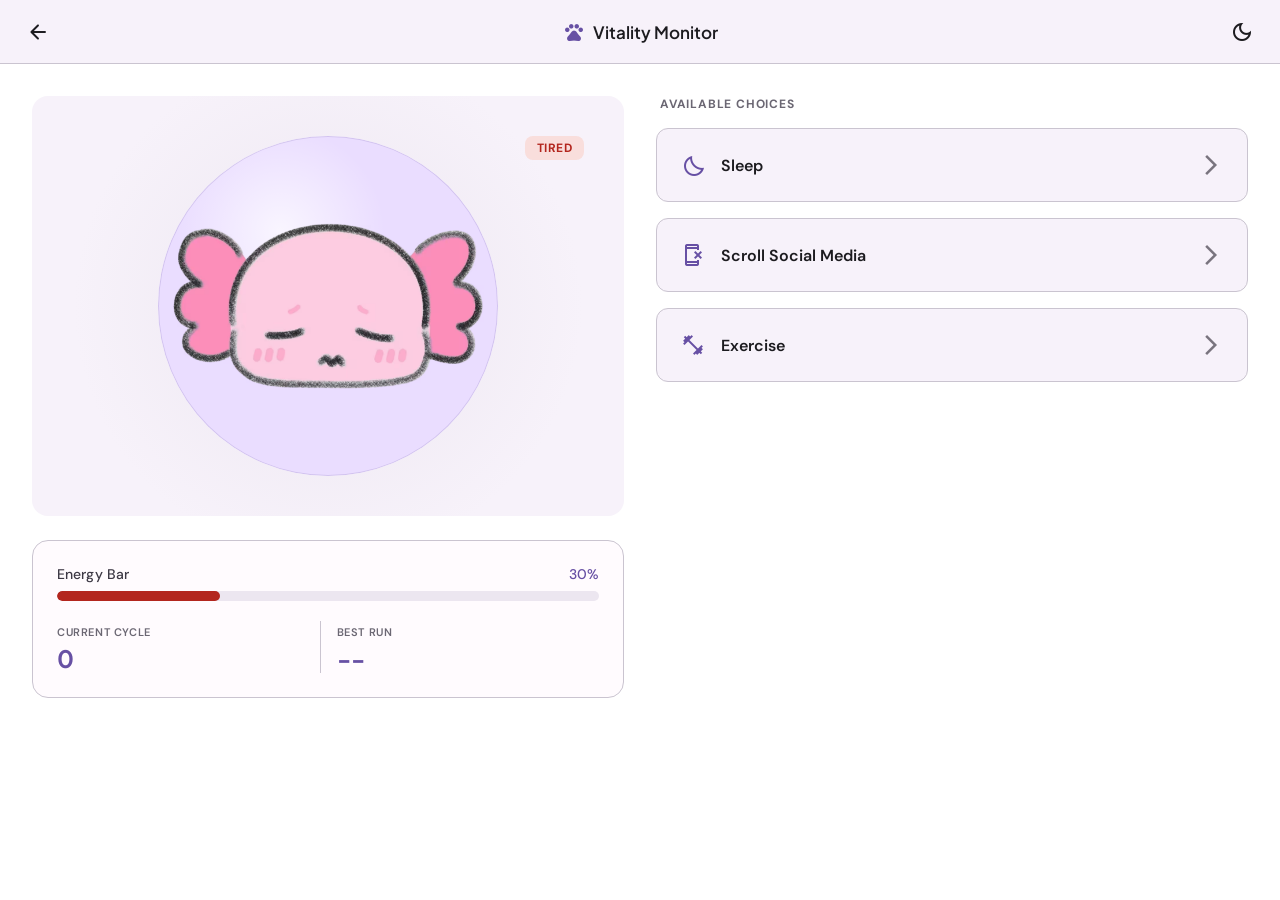
<file: games/recharge-pet.html>
<!DOCTYPE html>
<html lang="en">

<head>
  <meta charset="UTF-8">
  <meta name="viewport" content="width=device-width, initial-scale=1.0">
  <title>Recharge the Pet - Euno</title>
  <meta name="description" content="Help Euno recover energy in this wellness mini-game for burnout support and balanced choices.">
  <meta name="author" content="Euno">
  <meta name="theme-color" content="#6750A4">
  <meta name="robots" content="index, follow, max-image-preview:large, max-snippet:-1, max-video-preview:-1">
  <link rel="canonical" href="https://euno-oo.github.io/games/recharge-pet.html">
  <meta property="og:site_name" content="Euno">
  <meta property="og:title" content="Recharge the Pet - Euno">
  <meta property="og:description" content="Help Euno recover energy in this wellness mini-game for burnout support and balanced choices.">
  <meta property="og:type" content="website">
  <meta property="og:url" content="https://euno-oo.github.io/games/recharge-pet.html">
  <meta property="og:image" content="https://euno-oo.github.io/images/euno-og.png">
  <meta property="og:image:width" content="1200">
  <meta property="og:image:height" content="630">
  <meta property="og:image:alt" content="Recharge the Pet - Euno">
  <meta name="twitter:card" content="summary_large_image">
  <meta name="twitter:title" content="Recharge the Pet - Euno">
  <meta name="twitter:description" content="Help Euno recover energy in this wellness mini-game for burnout support and balanced choices.">
  <meta name="twitter:image" content="https://euno-oo.github.io/images/euno-og.png">
  <meta name="twitter:url" content="https://euno-oo.github.io/games/recharge-pet.html">
  <link rel="icon" href="../images/Default.avif" type="image/avif">
  <link rel="icon" href="../images/Default.png" type="image/png">
  <link rel="apple-touch-icon" href="../images/Default.png">
  <link rel="stylesheet" href="../css/icons.css">
  <link rel="stylesheet" href="css/recharge-pet.css">
  <link rel="preconnect" href="https://fonts.googleapis.com">
  <link rel="preconnect" href="https://fonts.gstatic.com" crossorigin>
  <link
    href="https://fonts.googleapis.com/css2?family=Plus+Jakarta+Sans:wght@500;600;700;800&family=DM+Sans:wght@400;500;700&family=Material+Symbols+Outlined:opsz,wght,FILL,GRAD@20..48,100..700,0..1,-50..200&display=swap"
    rel="stylesheet">
  <link href="https://fonts.googleapis.com/icon?family=Material+Icons+Round" rel="stylesheet">
</head>

<body>
<div class="app-shell" id="app-root">
    <header class="top-app-bar" role="banner" style="height: 64px; flex-shrink: 0; background-color: var(--surface-low, #F7F2FA); border-bottom: 1px solid var(--outline-variant, #CAC4D0); display: grid; grid-template-columns: 1fr auto 1fr; align-items: center; padding: 0 16px; z-index: 10; gap: 8px;">
      <div style="display: flex; align-items: center; justify-content: flex-start;">
        <a href="../games.html" class="icon-button" aria-label="Back to Games" style="width: 44px; height: 44px; border-radius: 9999px; border: none; background: transparent; color: var(--text-primary, #1C1B1F); cursor: pointer; display: grid; place-items: center; text-decoration: none;">
          <span class="material-icons-round">arrow_back</span>
        </a>
      </div>
      <div style="display: flex; align-items: center; gap: 8px; justify-content: center;">
        <span class="material-symbols-outlined" aria-hidden="true" style="color: var(--primary, #6750A4); font-size: 22px;">pets</span>
        <span style="font-family: var(--font-display, 'Plus Jakarta Sans', sans-serif); font-size: 17px; font-weight: 600; color: var(--text-primary, #1C1B1F); white-space: nowrap;">Vitality Monitor</span>
      </div>
      <div style="display: flex; align-items: center; justify-content: flex-end; gap: 4px;">
        <button id="theme-toggle" class="icon-button" type="button" aria-label="Switch theme" aria-pressed="false" style="width: 44px; height: 44px; border-radius: 9999px; border: none; background: transparent; color: var(--text-primary, #1C1B1F); cursor: pointer; display: grid; place-items: center;">
          <span class="material-symbols-outlined" aria-hidden="true">dark_mode</span>
        </button>
      </div>
    </header>

    <div class="layout">
      <aside class="pet-column" aria-label="Pet Status">
        <section class="card card--filled pet-hero-stage">
          <div class="pet-scenery">
            <div id="combat-text-container" class="damage-layer"></div>

            <div id="axolotl-pet" class="pet-face-stage state-low" aria-label="Euno's energy expression">
              <img id="pet-face-current" class="pet-face-img" src="../images/Burnout.avif" width="320" height="320" alt="Burnout expression Euno" decoding="async" loading="eager" fetchpriority="high">
            </div>

            <span id="pet-status-badge" class="badge badge--danger pet-status-chip">Tired</span>
          </div>
        </section>

        <section class="card card--outlined metrics-panel" aria-label="System Metrics">
          <div class="progress-section">
            <div class="progress-labels">
              <span class="label-large">Energy Bar</span>
              <span id="progress-percentage" class="label-large color-primary">30%</span>
            </div>
            <div class="linear-progress" role="progressbar" aria-valuenow="30" aria-valuemin="0" aria-valuemax="100">
              <div id="progress-bar-fill" class="linear-progress__indicator color-state-danger"></div>
            </div>
          </div>

          <div class="stats-grid-row">
            <div class="stat-cell">
              <span class="label-small">Current Cycle</span>
              <span id="action-count" class="title-large">0</span>
            </div>
            <div class="stat-cell stat-cell--bordered">
              <span class="label-small">Best Run</span>
              <span id="highscore-summary-val" class="title-large">--</span>
            </div>
          </div>
        </section>
      </aside>

      <main class="choices-column" aria-label="Available Interventions">
        <h2 class="section-title-label">Available Choices</h2>
        <div id="activity-grid" class="choices-stack"></div>
      </main>
    </div>
  </div>

  <div id="modal-overlay" class="dialog-backdrop hidden" role="dialog" aria-modal="true" aria-labelledby="modal-title"
    tabindex="-1">
    <div class="dialog-surface">
      <div class="dialog-icon-wrapper">
        <span id="modal-icon" class="material-symbols-outlined">task_alt</span>
      </div>
      <h3 id="modal-title" class="dialog-title">Cycle Complete</h3>
      <p id="modal-description" class="dialog-supporting-text">The activity run evaluation sequence loop has terminated
        processing.</p>

      <div class="dialog-data-summary">
        <div class="summary-metric">
          <span class="label-medium">Total Actions</span>
          <span id="modal-stats-turns" class="body-large font-bold">0</span>
        </div>
        <div class="summary-metric">
          <span class="label-medium">Highscore Record</span>
          <span id="highscore-value" class="body-large font-bold">--</span>
        </div>
      </div>

      <div class="dialog-actions">
        <button id="restart-btn" class="button button--filled">
          <span class="material-symbols-outlined button__icon">refresh</span>
          <span class="button__label">Play Again</span>
        </button>
      </div>
    </div>
  </div>

  <script src="js/recharge-pet.js"></script>
  <script src="js/game-utils.js"></script>
</body>

</html>
</file>
<file: css/icons.css>
.material-icons-round,
.material-symbols-outlined,
.material-symbols-rounded {
  font-weight: normal;
  font-style: normal;
  font-size: 1.5rem;
  line-height: 1;
  letter-spacing: normal;
  text-transform: none;
  display: inline-block;
  white-space: nowrap;
  word-wrap: normal;
  direction: ltr;
  -webkit-font-smoothing: antialiased;
  -moz-osx-font-smoothing: grayscale;
  font-feature-settings: 'liga';
  width: 1em;
  height: 1em;
  overflow: hidden;
  flex-shrink: 0;
  vertical-align: middle;
}

.material-icons-round {
  font-family: 'Material Icons Round';
}

.material-symbols-outlined {
  font-family: 'Material Symbols Outlined';
}

.material-symbols-rounded {
  font-family: 'Material Symbols Rounded';
}

html:not(.icons-ready) .material-icons-round,
html:not(.icons-ready) .material-symbols-outlined,
html:not(.icons-ready) .material-symbols-rounded {
  color: transparent;
}

@media (prefers-reduced-data: reduce) {
  html {
    scroll-behavior: auto;
  }
}
</file>
<file: games/css/control-or-let-go.css>
:root {
  --m3-primary: #6750A4;
  --m3-primary-hover: #5B45A0;
  --m3-on-primary: #FFFFFF;
  --m3-primary-container: #EADDFF;
  --m3-on-primary-container: #21005D;
  
  --m3-secondary: #625B71;
  --m3-secondary-container: #E8DEF8;
  
  --m3-surface-lowest: #FFFFFF;
  --m3-surface-low: #F7F2FA;
  --m3-surface: #FFFBFE;
  --m3-surface-high: #ECE6F0;
  --m3-surface-highest: #E6E0E9;
  
  --m3-text-primary: #1C1B1F;
  --m3-text-secondary: #3C3844;
  --m3-disabled: #6B6773;
  --m3-outline-variant: #CAC4D0;

  --m3-success: #186A3B;
  --m3-success-container: #D4EDDA;
  --m3-warning: #8B5E00;
  --m3-warning-container: #FDEEBA;
  --m3-error: #B3261E;
  --m3-error-container: #F9DEDC;

  --m3-curve-standard: 200ms cubic-bezier(0.2, 0, 0, 1);
  --m3-curve-expressive: 350ms cubic-bezier(0.34, 1.56, 0.64, 1);
}

[data-theme="dark"] {
  --m3-primary: #D0BCFF;
  --m3-primary-hover: #C4A8FF;
  --m3-on-primary: #381E72;
  --m3-primary-container: #4F378B;
  --m3-on-primary-container: #EADDFF;
  
  --m3-secondary: #CCC2DC;
  --m3-secondary-container: #4A4458;
  
  --m3-surface-lowest: #0F0D13;
  --m3-surface-low: #1D1B20;
  --m3-surface: #141218;
  --m3-surface-high: #2B2930;
  --m3-surface-highest: #36343B;
  
  --m3-text-primary: #E6E1E5;
  --m3-text-secondary: #D0CBD8;
  --m3-disabled: #A09BA7;
  --m3-outline-variant: #43474e;

  --m3-success: #A8D5B5;
  --m3-success-container: #1A4D2B;
  --m3-warning: #F5C842;
  --m3-warning-container: #4A3200;
  --m3-error: #F2B8B5;
  --m3-error-container: #8C1D18;

  --m3-curve-standard: 200ms cubic-bezier(0.2, 0, 0, 1);
  --m3-curve-expressive: 350ms cubic-bezier(0.34, 1.56, 0.64, 1);
}

* {
  box-sizing: border-box;
  margin: 0;
  padding: 0;
}

body {
  background-color: var(--m3-surface-lowest);
  color: var(--m3-text-primary);
  font-family: 'DM Sans', sans-serif;
  height: 100vh;
  width: 100vw;
  overflow-x: hidden;
}

.m3-skip-link {
  position: absolute;
  top: -100px;
  left: 16px;
  background: var(--m3-primary);
  color: var(--m3-on-primary);
  padding: 12px 24px;
  border-radius: 8px;
  font-weight: 700;
  z-index: 9999;
  transition: top 150ms ease;
  text-decoration: none;
}
.m3-skip-link:focus {
  top: 16px;
  outline: 3px solid #fff;
}

.sr-only {
  position: absolute;
  width: 1px;
  height: 1px;
  padding: 0;
  margin: -1px;
  overflow: hidden;
  clip: rect(0, 0, 0, 0);
  border: 0;
}

.m3-headline-medium { font-family: 'Plus Jakarta Sans', sans-serif; font-size: 24px; font-weight: 700; line-height: 32px; color: var(--m3-text-primary); }
.m3-title-large { font-family: 'Plus Jakarta Sans', sans-serif; font-size: 20px; font-weight: 600; line-height: 26px; color: var(--m3-text-primary); }
.m3-title-medium { font-family: 'Plus Jakarta Sans', sans-serif; font-size: 18px; font-weight: 600; line-height: 24px; color: var(--m3-text-primary); }
.m3-body-large { font-family: 'DM Sans', sans-serif; font-size: 16px; font-weight: 400; line-height: 24px; }
.m3-body-medium { font-family: 'DM Sans', sans-serif; font-size: 14px; font-weight: 400; line-height: 20px; color: var(--m3-text-secondary); }
.m3-label-large { font-family: 'DM Sans', sans-serif; font-size: 14px; font-weight: 500; line-height: 20px; letter-spacing: 0.1px; }
.m3-label-medium { font-family: 'Roboto Mono', monospace; font-size: 12px; font-weight: 500; line-height: 16px; }
.mono-num { font-family: 'Roboto Mono', monospace; font-weight: 700; color: var(--m3-text-primary); }

.m3-app-shell {
  display: flex;
  flex-direction: column;
  min-height: 100vh;
}

.m3-top-app-bar {
  min-height: 64px;
  background-color: var(--m3-surface);
  border-bottom: 1px solid var(--m3-outline-variant);
  display: flex;
  flex-wrap: wrap;
  align-items: center;
  justify-content: space-between;
  padding: 12px 16px;
  gap: 12px;
  z-index: 10;
}
.m3-header-branding { display: flex; align-items: center; gap: 12px; }
.icon-brand { color: var(--m3-primary); font-size: 24px; }
.m3-header-actions { display: flex; flex-wrap: wrap; gap: 8px; }

.m3-badge {
  display: inline-flex;
  align-items: center;
  gap: 6px;
  background-color: var(--m3-surface-high);
  padding: 6px 12px;
  border-radius: 9999px;
  border: 1px solid var(--m3-outline-variant);
}
.m3-badge .material-symbols-outlined { font-size: 16px; color: var(--m3-primary); }

.m3-main-container {
  flex-grow: 1;
  display: flex;
  flex-direction: column;
}

.m3-page-header {
  padding: 16px 16px 0 16px;
  max-width: 1440px;
  width: 100%;
  margin: 0 auto;
}

.m3-workspace-layout {
  display: flex;
  flex-direction: column;
  flex-grow: 1;
  padding: 16px;
  gap: 16px;
  max-width: 1440px;
  width: 100%;
  margin: 0 auto;
}

.m3-card {
  background-color: var(--m3-surface-low);
  border-radius: 16px;
  padding: 16px;
  border: 1px solid var(--m3-outline-variant);
  box-shadow: 0px 1px 3px rgba(0,0,0,0.15);
}

.m3-drop-zone {
  display: flex;
  flex-direction: column;
  align-items: stretch;
  gap: 12px;
  justify-content: space-between;
}
.m3-drop-zone.drag-over {
  background-color: var(--m3-surface-high);
  border-color: var(--m3-primary);
}

.zone-meta-block { display: flex; flex-direction: column; gap: 4px; }
.m3-drop-zone .material-symbols-outlined { font-size: 24px; }
.icon-semantic-purple { color: var(--m3-primary); }
.icon-semantic-warning { color: var(--m3-warning); }


.m3-content-deck {
  background-color: var(--m3-surface);
  border-radius: 24px;
  border: 1px solid var(--m3-outline-variant);
  position: relative;
  min-height: 240px;
  display: flex;
  align-items: center;
  justify-content: center;
}

.deck-grid-matrix {
  position: absolute;
  top: 0; left: 0; right: 0; bottom: 0;
  background-size: 20px 20px;
  background-image: 
    linear-gradient(to right, rgba(255, 255, 255, 0.012) 1px, transparent 1px),
    linear-gradient(to bottom, rgba(255, 255, 255, 0.012) 1px, transparent 1px);
  pointer-events: none;
}

.deck-stage-slot {
  width: 100%;
  display: flex;
  align-items: center;
  justify-content: center;
  padding: 16px;
  z-index: 2;
}

.m3-interactive-item-node {
  background-color: var(--m3-surface-high);
  border: 2px solid var(--m3-outline-variant);
  border-radius: 16px;
  padding: 24px 20px;
  color: var(--m3-text-primary);
  box-shadow: 0px 4px 12px rgba(0,0,0,0.25);
  cursor: grab;
  user-select: none;
  touch-action: none;
  max-width: 400px;
  width: 100%;
  text-align: center;
  font-size: 16px;
  font-weight: 500;
  line-height: 1.4;
}
.m3-interactive-item-node:active { cursor: grabbing; }

.m3-interactive-item-node:focus-visible {
  outline: 3px solid var(--m3-primary);
  outline-offset: 4px;
  background-color: var(--m3-surface-highest);
  border-color: #fff;
}

button {
  font-family: inherit;
  border: none;
  display: inline-flex;
  align-items: center;
  justify-content: center;
  gap: 8px;
  cursor: pointer;
  min-height: 48px;
  padding: 12px 24px;
  border-radius: 12px;
  font-weight: 600;
  transition: var(--m3-curve-standard);
  width: 100%;
}
button:focus-visible {
  outline: 3px solid #fff;
  outline-offset: 3px;
}

.m3-button-primary { background-color: var(--m3-primary); color: var(--m3-on-primary); }
.m3-button-primary:hover { background-color: var(--m3-primary-hover); }

.m3-button-secondary { background-color: var(--m3-secondary-container); color: var(--m3-secondary); }
.m3-button-secondary:hover { filter: brightness(1.15); }

.m3-button-tonal { background-color: var(--m3-primary-container); color: var(--m3-on-primary-container); }
.m3-button-tonal:hover { filter: brightness(1.2); }

.m3-interactive-item-node.success-flash { animation: triggerSuccess var(--m3-curve-standard) forwards; }
.m3-interactive-item-node.error-flash { animation: triggerError var(--m3-curve-expressive) forwards; }

@keyframes triggerSuccess {
  100% { background-color: var(--m3-success-container); border-color: var(--m3-success); opacity: 0; transform: scale(0.95); }
}
@keyframes triggerError {
  0%, 100% { transform: translateX(0); }
  20%, 60% { transform: translateX(-8px); background-color: var(--m3-error-container); border-color: var(--m3-error); }
  40%, 80% { transform: translateX(8px); background-color: var(--m3-error-container); border-color: var(--m3-error); }
}

.m3-dialog-backdrop {
  position: fixed;
  top: 0; left: 0; right: 0; bottom: 0;
  background-color: rgba(0, 0, 0, 0.85);
  display: flex;
  align-items: center;
  justify-content: center;
  z-index: 100;
  padding: 16px;
}
.m3-dialog-backdrop.hidden { display: none !important; }

.m3-dialog-window {
  background-color: var(--m3-surface);
  border-radius: 28px;
  max-width: 560px;
  width: 100%;
  padding: 24px;
  border: 1px solid var(--m3-outline-variant);
}
.m3-dialog-header { display: flex; align-items: center; gap: 12px; margin-bottom: 16px; }
.m3-dialog-icon { font-size: 28px; color: var(--m3-primary); }
.m3-dialog-icon.err { color: var(--m3-error); }
.m3-dialog-body-text { color: var(--m3-text-secondary); margin-bottom: 20px; }
.m3-dialog-insight-box {
  background-color: var(--m3-surface-low);
  border: 1px solid var(--m3-outline-variant);
  border-radius: 12px;
  padding: 16px;
  margin-bottom: 24px;
}
.insight-tag {
  display: block;
  font-family: 'Plus Jakarta Sans', sans-serif;
  font-size: 11px;
  font-weight: 700;
  text-transform: uppercase;
  color: var(--m3-primary);
  margin-bottom: 4px;
}
.m3-dialog-actions { display: flex; justify-content: flex-end; }
.m3-dialog-actions button { width: auto; }

@media (min-width: 840px) {
  .m3-top-app-bar { padding: 0 24px; height: 64px; }
  .m3-page-header { padding: 24px 24px 0 24px; }
  .m3-workspace-layout {
    display: grid;
    grid-template-columns: 300px 1fr 300px;
    padding: 24px;
    gap: 24px;
    height: calc(100vh - 150px);
  }
  .m3-content-deck { min-height: auto; }
  .m3-drop-zone { flex-direction: column; align-items: center; text-align: center; padding: 24px; }
  button { width: 100%; }
}

@media (prefers-reduced-motion: reduce) {
  .m3-interactive-item-node, button, .m3-card { transition: none !important; }
  .m3-interactive-item-node.success-flash { animation: none !important; opacity: 0; }
  .m3-interactive-item-node.error-flash {
    animation: none !important;
    border-color: var(--m3-error) !important;
    background-color: var(--m3-error-container) !important;
  }
}
</file>
<file: games/css/friendship-flowers.css>
:root {
    --md-primary: #5B3FBF;
    --md-primary-hover: #4A31A8;
    --md-on-primary: #FFFFFF;
    --md-primary-container: #E8DEFF;
    --md-on-primary-container: #1A0060;
    --md-secondary: #5C5470;
    --md-secondary-container: #E3D9F5;
    --md-on-secondary-container: #1A1526;
    --md-surface-lowest: #FFFFFF;
    --md-surface-low: #F3EEF8;
    --md-surface: #FDFBFF;
    --md-surface-high: #E8E0F0;
    --md-surface-highest: #DDD6E8;
    --md-text-primary: #12101A;
    --md-text-secondary: #3E3952;
    --md-disabled: #5F5A6C;
    --md-outline-variant: #A49EB3;
    --md-success: #1A5C35;
    --lvl-1: #B71C1C;
    --lvl-2: #C44D00;
    --lvl-3: #7A5200;
    --lvl-4: #1A5C35;
    --lvl-5: #5B3FBF;
    --font-display: 'Plus Jakarta Sans', sans-serif;
    --font-body: 'DM Sans', sans-serif;
    --motion-standard: 200ms cubic-bezier(0.2, 0, 0, 1);
    --motion-expressive: 350ms cubic-bezier(0.34, 1.56, 0.64, 1);
    --bar-height: 60px;
}

[data-theme="dark"] {
    --md-primary: #C8AEFF;
    --md-primary-hover: #B890FF;
    --md-on-primary: #2A1570;
    --md-primary-container: #42268A;
    --md-on-primary-container: #E8DEFF;
    --md-secondary: #C9BFDC;
    --md-secondary-container: #3D3750;
    --md-on-secondary-container: #E3D9F5;
    --md-surface-lowest: #0C0A12;
    --md-surface-low: #1A1825;
    --md-surface: #13111E;
    --md-surface-high: #272535;
    --md-surface-highest: #333144;
    --md-text-primary: #F0EBF8;
    --md-text-secondary: #CEC4E1;
    --md-disabled: #948EA5;
    --md-outline-variant: #4A4460;
    --md-success: #8ED4AB;
    --lvl-1: #FF8A80;
    --lvl-2: #FFAB6B;
    --lvl-3: #FFD54F;
    --lvl-4: #8ED4AB;
    --lvl-5: #C8AEFF;
}

*,
*::before,
*::after {
    box-sizing: border-box;
    margin: 0;
    padding: 0;
}

html {
    color-scheme: light dark;
    height: 100%;
}

body {
    font-family: var(--font-body);
    background-color: var(--md-surface);
    color: var(--md-text-primary);
    -webkit-font-smoothing: antialiased;
    height: 100%;
    overflow: hidden;
}

.app-container {
    display: flex;
    flex-direction: column;
    height: 100%;
}

.headline-large {
    font-family: var(--font-display);
    font-size: clamp(22px, 3.5vw, 30px);
    font-weight: 700;
    line-height: 1.2;
    color: var(--md-text-primary);
}

.headline-medium {
    font-family: var(--font-display);
    font-size: clamp(17px, 2.5vw, 22px);
    font-weight: 700;
    line-height: 1.3;
    color: var(--md-text-primary);
}

.title-large {
    font-family: var(--font-display);
    font-size: clamp(16px, 2vw, 20px);
    font-weight: 600;
    line-height: 1.3;
    color: var(--md-text-primary);
}

.title-medium {
    font-family: var(--font-display);
    font-size: 14px;
    font-weight: 600;
    line-height: 1.4;
    color: var(--md-text-primary);
    text-transform: uppercase;
    letter-spacing: 0.06em;
}

.body-large {
    font-size: 15px;
    font-weight: 400;
    line-height: 1.6;
    color: var(--md-text-primary);
}

.body-medium {
    font-size: 13px;
    font-weight: 400;
    line-height: 1.5;
    color: var(--md-text-primary);
}

.label-large {
    font-size: 13px;
    font-weight: 600;
    line-height: 1.4;
    color: var(--md-text-primary);
}

.text-secondary {
    color: var(--md-text-secondary) !important;
}

.top-app-bar {
    height: var(--bar-height);
    flex-shrink: 0;
    background-color: var(--md-surface-low);
    border-bottom: 1px solid var(--md-outline-variant);
    display: flex;
    align-items: center;
    justify-content: space-between;
    padding: 0 20px;
    z-index: 10;
}

.app-bar-content {
    display: flex;
    align-items: center;
    gap: 10px;
}

.icon-primary {
    color: var(--md-primary);
}

.icon-button {
    width: 44px;
    height: 44px;
    border-radius: 9999px;
    border: none;
    background: transparent;
    color: var(--md-text-primary);
    cursor: pointer;
    display: grid;
    place-items: center;
    transition: var(--motion-standard);
}

.icon-button:hover {
    background-color: var(--md-surface-high);
}

.icon-button:focus-visible {
    outline: 3px solid var(--md-primary);
    outline-offset: 2px;
}

.main-layout {
    display: flex;
    flex: 1;
    overflow: hidden;
    min-height: 0;
}

.sidebar {
    width: 300px;
    flex-shrink: 0;
    background-color: var(--md-surface-low);
    border-right: 1px solid var(--md-outline-variant);
    display: flex;
    flex-direction: column;
    overflow: hidden;
}

.sidebar-inner {
    display: flex;
    flex-direction: column;
    gap: 16px;
    padding: 20px 20px 0;
    flex-shrink: 0;
}

.progress-section {
    display: flex;
    flex-direction: column;
    gap: 6px;
}

.progress-header {
    display: flex;
    justify-content: space-between;
    align-items: center;
}

.progress-track {
    height: 8px;
    background-color: var(--md-surface-highest);
    border-radius: 9999px;
    overflow: hidden;
}

.progress-indicator {
    height: 100%;
    width: 0%;
    background-color: var(--md-primary);
    border-radius: 9999px;
    transition: width var(--motion-expressive);
}

.prompt-container {
    display: flex;
    flex-direction: column;
    gap: 8px;
    flex: 1;
    min-height: 0;
    padding: 0 20px;
    overflow: hidden;
}

.prompt-container>.title-medium {
    flex-shrink: 0;
    padding-top: 4px;
}

.prompts-list {
    display: flex;
    flex-direction: column;
    gap: 6px;
    overflow-y: auto;
    flex: 1;
    padding-bottom: 4px;
    padding-right: 2px;
}

@media (min-width: 768px) {
    .prompts-list {
        direction: rtl;
        padding-right: 0;
        padding-left: 10px;
    }

    .prompt-card {
        direction: ltr;
    }

    .prompts-list::-webkit-scrollbar {
        width: 10px;
    }

    .prompts-list::-webkit-scrollbar-track {
        background: transparent;
    }

    .prompts-list::-webkit-scrollbar-button {
        display: none;
    }

    .prompts-list::-webkit-scrollbar-thumb {
        background-color: var(--md-secondary);
        border-radius: 9999px;
        border: 2px solid transparent;
        background-clip: padding-box;
    }

    .prompts-list::-webkit-scrollbar-thumb:hover {
        background-color: var(--md-primary);
    }

    @supports not selector(::-webkit-scrollbar) {
        .prompts-list {
            scrollbar-width: thin;
            scrollbar-color: var(--md-secondary) transparent;
        }
    }
}

.prompt-card {
    background-color: var(--md-surface-lowest);
    border: 1.5px solid var(--md-outline-variant);
    border-radius: 10px;
    padding: 11px 14px;
    cursor: pointer;
    text-align: left;
    width: 100%;
    display: flex;
    align-items: flex-start;
    gap: 10px;
    transition: var(--motion-standard);
    color: var(--md-text-primary);
    min-height: 48px;
    flex-shrink: 0;
}

.prompt-card:hover:not(:disabled) {
    background-color: var(--md-surface-high);
    border-color: var(--md-primary);
}

.prompt-card:focus-visible {
    outline: 3px solid var(--md-primary);
    outline-offset: 2px;
}

.prompt-card.selected {
    background-color: var(--md-primary-container);
    border-color: var(--md-primary);
    color: var(--md-on-primary-container);
}

.prompt-card.selected .prompt-icon {
    color: var(--md-primary);
}

.prompt-card.selected .body-medium {
    color: var(--md-on-primary-container);
}

.prompt-card:disabled {
    opacity: 0.42;
    cursor: not-allowed;
    background-color: var(--md-surface-highest);
}

.prompt-icon {
    color: var(--md-text-secondary);
    flex-shrink: 0;
    font-size: 20px;
    margin-top: 1px;
}

.actions-footer {
    display: flex;
    flex-direction: column;
    gap: 6px;
    padding: 12px 20px 20px;
    flex-shrink: 0;
    border-top: 1px solid var(--md-outline-variant);
    background-color: var(--md-surface-low);
}

.action-hint {
    font-size: 11px;
    color: var(--md-text-secondary);
    text-align: center;
    line-height: 1.4;
}

.btn {
    height: 48px;
    border-radius: 12px;
    border: none;
    font-family: var(--font-body);
    font-size: 14px;
    font-weight: 600;
    display: inline-flex;
    align-items: center;
    justify-content: center;
    gap: 8px;
    cursor: pointer;
    padding: 0 20px;
    transition: var(--motion-standard);
    width: 100%;
    min-height: 48px;
}

.btn-primary {
    background-color: var(--md-primary);
    color: var(--md-on-primary);
}

.btn-primary:hover:not(:disabled) {
    background-color: var(--md-primary-hover);
}

.btn-primary:focus-visible {
    outline: 3px solid var(--md-primary);
    outline-offset: 3px;
}

.btn-primary:disabled {
    background-color: var(--md-surface-highest);
    color: var(--md-disabled);
    cursor: not-allowed;
}

.btn-tonal {
    background-color: var(--md-primary-container);
    color: var(--md-on-primary-container);
}

.btn-tonal:hover {
    filter: brightness(0.93);
}

.btn-tonal:focus-visible {
    outline: 3px solid var(--md-primary);
    outline-offset: 3px;
}

.btn-text-only {
    background: transparent;
    color: var(--md-primary);
    border: 1.5px solid var(--md-outline-variant);
    height: 40px;
    min-height: 40px;
    font-size: 13px;
}

.btn-text-only:hover {
    background-color: var(--md-surface-high);
    border-color: var(--md-primary);
}

.btn-text-only:focus-visible {
    outline: 3px solid var(--md-primary);
    outline-offset: 3px;
}

.content-viewport {
    flex: 1;
    background-color: var(--md-surface);
    display: flex;
    align-items: stretch;
    justify-content: stretch;
    padding: 20px;
    overflow: hidden;
    min-width: 0;
}

.grid-container {
    flex: 1;
    display: flex;
    align-items: center;
    justify-content: center;
    min-width: 0;
    min-height: 0;
}

.garden-grid {
    display: grid;
    grid-template-columns: repeat(3, 1fr);
    grid-template-rows: repeat(3, 1fr);
    gap: 14px;
    width: 100%;
    height: 100%;
    max-width: min(100%, calc((100vh - var(--bar-height)) - 40px));
    max-height: min(100%, calc((100vh - var(--bar-height)) - 40px));
    aspect-ratio: 1 / 1;
}

.garden-cell {
    background-color: var(--md-surface-low);
    border: 1.5px dashed var(--md-outline-variant);
    border-radius: 14px;
    display: flex;
    flex-direction: column;
    align-items: center;
    justify-content: center;
    transition: var(--motion-standard);
    padding: 10px 8px 8px;
    overflow: hidden;
    min-width: 0;
    min-height: 0;
    gap: 0;
}

.garden-cell.occupied {
    background-color: var(--md-surface-lowest);
    border-style: solid;
    border-color: var(--md-outline-variant);
    box-shadow: 0 2px 6px rgba(0, 0, 0, 0.07);
}

.flower-container {
    position: relative;
    width: 52px;
    height: 52px;
    display: grid;
    place-items: center;
}

.flower-stem {
    position: absolute;
    bottom: 0;
    width: 4px;
    height: 0px;
    background-color: var(--md-success);
    border-radius: 2px;
    transition: height 600ms cubic-bezier(0.34, 1.56, 0.64, 1);
}

.flower-head {
    position: absolute;
    font-size: 32px;
    transform: scale(0);
    opacity: 0;
    transition:
        transform 500ms 400ms cubic-bezier(0.34, 1.56, 0.64, 1),
        opacity 400ms 400ms ease;
    user-select: none;
}

.garden-cell.bloomed .flower-stem {
    height: 36px;
}

.garden-cell.bloomed .flower-head {
    transform: scale(1) translateY(-16px);
    opacity: 1;
}

.cell-meta {
    margin-top: 6px;
    text-align: center;
    opacity: 0;
    transform: translateY(4px);
    transition: var(--motion-standard) 500ms;
    width: 100%;
    white-space: normal;
    overflow: visible;
    display: -webkit-box;
    -webkit-line-clamp: 2;
    -webkit-box-orient: vertical;
    font-size: 11px;
    color: var(--md-text-secondary);
    font-weight: 500;
    line-height: 1.4;
    padding: 0 4px;
    word-break: break-word;
}

.garden-cell.bloomed .cell-meta {
    opacity: 1;
    transform: translateY(0);
}

.modal-overlay {
    position: fixed;
    inset: 0;
    background-color: rgba(0, 0, 0, 0.55);
    display: grid;
    place-items: center;
    z-index: 100;
    opacity: 1;
    transition: opacity var(--motion-standard);
    padding: 16px;
}

.modal-card {
    background-color: var(--md-surface);
    border: 1px solid var(--md-outline-variant);
    border-radius: 24px;
    padding: 32px 28px;
    max-width: 440px;
    width: 100%;
    text-align: center;
    box-shadow: 0 8px 32px rgba(0, 0, 0, 0.2);
    transform: scale(1);
    transition: transform var(--motion-expressive);
    display: flex;
    flex-direction: column;
    gap: 12px;
}

.modal-card .body-large.text-secondary {
    color: var(--md-text-secondary) !important;
}

.modal-icon-wrapper {
    width: 56px;
    height: 56px;
    background-color: var(--md-primary-container);
    color: var(--md-on-primary-container);
    border-radius: 9999px;
    display: grid;
    place-items: center;
    margin: 0 auto 4px;
}

.modal-icon-wrapper .material-symbols-outlined {
    font-size: 30px;
}

.modal-actions {
    margin-top: 4px;
}

.hidden {
    opacity: 0 !important;
    pointer-events: none !important;
    visibility: hidden;
}

.hidden .modal-card {
    transform: scale(0.92);
}

.skip-link {
    position: absolute;
    top: -100%;
    left: 16px;
    background: var(--md-primary);
    color: var(--md-on-primary);
    padding: 8px 16px;
    border-radius: 8px;
    font-weight: 600;
    z-index: 9999;
    text-decoration: none;
    transition: top 0.1s;
}

.skip-link:focus {
    top: 8px;
}

@media (max-width: 767px) {
    body {
        overflow: auto;
    }

    .app-container {
        height: auto;
        min-height: 100dvh;
        overflow: auto;
    }

    .top-app-bar {
        height: 56px;
        padding: 0 16px;
        position: sticky;
        top: 0;
        z-index: 20;
    }

    .main-layout {
        flex-direction: column;
        overflow: visible;
        height: auto;
        min-height: 0;
    }

    .sidebar {
        width: 100%;
        border-right: none;
        border-top: 1px solid var(--md-outline-variant);
        order: 2;
        overflow: visible;
    }

    .sidebar-inner {
        padding: 16px 16px 0;
        gap: 14px;
    }

    .prompt-container {
        padding: 0 16px;
        overflow: visible;
        flex: none;
    }

    .prompts-list {
        overflow: visible;
        flex: none;
        max-height: none;
    }

    .actions-footer {
        padding: 12px 16px 24px;
    }

    .content-viewport {
        order: 1;
        padding: 16px 0 0;
        flex: none;
        height: auto;
        overflow: visible;
        flex-direction: column;
        align-items: stretch;
    }

    .grid-container {
        display: none;
    }

    .carousel-viewport {
        display: flex !important;
        flex-direction: column;
        width: 100%;
    }

    .carousel-label {
        display: block !important;
    }

    .carousel-track-wrap {
        overflow-x: auto;
        overflow-y: hidden;
        scroll-snap-type: x mandatory;
        -webkit-overflow-scrolling: touch;
        display: flex;
        padding: 0 16px 12px;
        gap: 12px;
        scrollbar-width: none;
    }

    .carousel-track-wrap::-webkit-scrollbar {
        display: none;
    }

    .carousel-card {
        scroll-snap-align: center;
        flex-shrink: 0;
        width: calc(100vw - 48px);
        background-color: var(--md-surface-lowest);
        border: 1.5px solid var(--md-outline-variant);
        border-radius: 20px;
        display: flex;
        flex-direction: column;
        align-items: center;
        justify-content: center;
        padding: 28px 20px 24px;
        gap: 12px;
        min-height: 220px;
        position: relative;
        box-shadow: 0 2px 8px rgba(0, 0, 0, 0.07);
    }

    .carousel-card.occupied {
        border-style: solid;
        border-color: var(--md-outline-variant);
    }

    .carousel-card.empty-slot {
        border-style: dashed;
        background-color: var(--md-surface-low);
    }

    .carousel-card .flower-container {
        width: 80px;
        height: 80px;
    }

    .carousel-card .flower-stem {
        width: 5px;
        transition: height 600ms cubic-bezier(0.34, 1.56, 0.64, 1);
    }

    .carousel-card .flower-head {
        font-size: 52px;
    }

    .carousel-card.bloomed .flower-stem {
        height: 52px;
    }

    .carousel-card.bloomed .flower-head {
        transform: scale(1) translateY(-26px);
        opacity: 1;
    }

    .carousel-card .cell-meta {
        font-size: 13px;
        white-space: normal;
        line-height: 1.4;
        text-align: center;
        padding: 0 8px;
        font-weight: 500;
    }

    .carousel-card.bloomed .cell-meta {
        opacity: 1;
        transform: translateY(0);
    }

    .carousel-dot-row {
        display: flex !important;
        justify-content: center;
        gap: 6px;
        padding: 4px 0 12px;
    }

    .carousel-dot {
        width: 6px;
        height: 6px;
        border-radius: 9999px;
        background-color: var(--md-outline-variant);
        transition: var(--motion-standard);
        border: none;
        padding: 0;
        cursor: pointer;
    }

    .carousel-dot.active {
        background-color: var(--md-primary);
        width: 18px;
    }

    .carousel-dot:focus-visible {
        outline: 2px solid var(--md-primary);
        outline-offset: 2px;
    }
}

.carousel-viewport {
    display: none;
}

.carousel-label {
    display: none;
    font-size: 12px;
    font-weight: 600;
    color: var(--md-text-secondary);
    text-transform: uppercase;
    letter-spacing: 0.07em;
    padding: 0 16px 8px;
}

.carousel-dot-row {
    display: none;
}

@media (min-width: 768px) and (max-width: 1023px) {
    .sidebar {
        width: 260px;
    }

    .content-viewport {
        padding: 16px;
    }

    .garden-grid {
        gap: 10px;
    }
}

@media (prefers-reduced-motion: reduce) {

    *,
    *::before,
    *::after {
        transition-duration: 1ms !important;
        animation-duration: 1ms !important;
    }
}

@media (forced-colors: active) {
    .prompt-card.selected {
        border: 2px solid Highlight;
    }

    .btn-primary {
        border: 2px solid ButtonText;
    }
}
</file>
<file: games/css/organize-desk.css>
*,
*::before,
*::after {
    box-sizing: border-box;
    margin: 0;
    padding: 0;
}

:root {
    --font-display: 'Plus Jakarta Sans', system-ui, sans-serif;
    --font-body: 'DM Sans', system-ui, sans-serif;
    --font-mono: 'JetBrains Mono', 'Roboto Mono', monospace;

    --shape-xs: 4px;
    --shape-sm: 8px;
    --shape-md: 12px;
    --shape-lg: 16px;
    --shape-xl: 24px;
    --shape-full: 9999px;

    --motion-standard: cubic-bezier(0.2, 0, 0, 1);
    --motion-expressive: cubic-bezier(0.34, 1.56, 0.64, 1);
    --motion-decelerate: cubic-bezier(0, 0, 0, 1);
    --dur-short: 150ms;
    --dur-medium: 200ms;
    --dur-long: 350ms;

    --color-primary: #6750A4;
    --color-primary-hover: #5B45A0;
    --color-on-primary: #FFFFFF;
    --color-primary-container: #EADDFF;
    --color-on-primary-container: #21005D;

    --color-secondary: #625B71;
    --color-secondary-container: #E8DEF8;
    --color-on-secondary-container: #1D192B;

    --color-error: #B3261E;
    --color-error-container: #F9DEDC;
    --color-on-error-container: #410002;

    --color-success: #186A3B;
    --color-success-container: #D4EDDA;

    --surface-lowest: #FFFFFF;
    --surface-low: #F7F2FA;
    --surface: #FFFBFE;
    --surface-high: #ECE6F0;
    --surface-highest: #E6E0E9;

    --color-on-surface: #1C1B1F;
    --color-on-surface-variant: #3C3844;
    --color-outline: #6B6773;
    --color-outline-variant: #CAC4D0;

    --desk-bg: #F0EDF5;
}

[data-theme="dark"] {
    --color-primary: #D0BCFF;
    --color-primary-hover: #C4A8FF;
    --color-on-primary: #381E72;
    --color-primary-container: #4F378B;
    --color-on-primary-container: #EADDFF;

    --color-secondary: #CCC2DC;
    --color-secondary-container: #4A4458;
    --color-on-secondary-container: #E8DEF8;

    --color-error: #F2B8B5;
    --color-error-container: #8C1D18;
    --color-on-error-container: #F9DEDC;

    --color-success: #A8D5B5;
    --color-success-container: #1A4D2B;

    --surface-lowest: #0F0D13;
    --surface-low: #1D1B20;
    --surface: #141218;
    --surface-high: #2B2930;
    --surface-highest: #36343B;

    --color-on-surface: #E6E1E5;
    --color-on-surface-variant: #D0CBD8;
    --color-outline: #A09BA7;
    --color-outline-variant: #49454F;

    --desk-bg: #100F14;

    --font-display: 'Plus Jakarta Sans', system-ui, sans-serif;
    --font-body: 'DM Sans', system-ui, sans-serif;
    --font-mono: 'JetBrains Mono', 'Roboto Mono', monospace;

    --shape-xs: 4px;
    --shape-sm: 8px;
    --shape-md: 12px;
    --shape-lg: 16px;
    --shape-xl: 24px;
    --shape-full: 9999px;

    --motion-standard: cubic-bezier(0.2, 0, 0, 1);
    --motion-expressive: cubic-bezier(0.34, 1.56, 0.64, 1);
    --motion-decelerate: cubic-bezier(0, 0, 0, 1);
    --dur-short: 150ms;
    --dur-medium: 200ms;
    --dur-long: 350ms;
}

html,
body {
    height: 100%;
}

body {
    font-family: var(--font-body);
    background-color: var(--surface);
    color: var(--color-on-surface);
    display: flex;
    flex-direction: column;
    min-height: 100dvh;
    overflow-x: hidden;
    -webkit-tap-highlight-color: transparent;
}

.hud {
    display: flex;
    align-items: center;
    justify-content: space-between;
    padding: 0 16px;
    height: 56px;
    background: var(--surface-low);
    border-bottom: 1px solid var(--color-outline-variant);
    flex-shrink: 0;
    user-select: none;
    position: sticky;
    top: 0;
    z-index: 10;
}

.hud-brand {
    font-family: var(--font-display);
    font-size: 18px;
    font-weight: 600;
    letter-spacing: 0em;
    color: var(--color-on-surface);
}

.hud-stats {
    display: flex;
    align-items: center;
    gap: 16px;
}

.stat {
    display: flex;
    align-items: center;
    gap: 6px;
    color: var(--color-on-surface-variant);
}

.stat .material-symbols-rounded {
    font-size: 18px;
    font-variation-settings: 'FILL' 1;
}

.stat-value {
    font-family: var(--font-mono);
    font-size: 15px;
    font-weight: 600;
    color: var(--color-on-surface);
    min-width: 28px;
    text-align: right;
    transition: color var(--dur-short) var(--motion-standard);
}

.stat-value.urgent {
    color: var(--color-error);
}

.btn-icon {
    background: transparent;
    border: none;
    border-radius: var(--shape-full);
    color: var(--color-on-surface-variant);
    width: 44px;
    height: 44px;
    display: flex;
    align-items: center;
    justify-content: center;
    cursor: pointer;
    position: relative;
    overflow: hidden;
    transition: color var(--dur-short) var(--motion-standard);
}

.btn-icon::before {
    content: '';
    position: absolute;
    inset: 0;
    border-radius: inherit;
    background: currentColor;
    opacity: 0;
    transition: opacity var(--dur-short) var(--motion-standard);
}

.btn-icon:hover::before {
    opacity: 0.08;
}

.btn-icon:focus-visible::before {
    opacity: 0.12;
}

.btn-icon:active::before {
    opacity: 0.16;
}

.btn-icon:hover {
    color: var(--color-on-surface);
}

.btn-icon:focus-visible {
    outline: 2px solid var(--color-primary);
    outline-offset: 2px;
    color: var(--color-on-surface);
}

.btn-icon .material-symbols-rounded {
    font-size: 20px;
    position: relative;
    z-index: 1;
}

.game-layout {
    display: flex;
    flex-direction: column;
    flex: 1;
    overflow: hidden;
}

.zone-label {
    display: flex;
    align-items: center;
    gap: 6px;
    font-family: var(--font-display);
    font-size: 11px;
    font-weight: 700;
    letter-spacing: 0.1em;
    text-transform: uppercase;
    color: var(--color-on-surface-variant);
    padding: 14px 16px 8px;
    line-height: 1;
}

.zone-label .material-symbols-rounded {
    font-size: 15px;
    font-variation-settings: 'FILL' 1;
    line-height: 1;
    flex-shrink: 0;
}

.desk-zone-label {
    display: none;
}

.desk-zone {
    background-color: var(--desk-bg);
    background-image:
        repeating-linear-gradient(90deg,
            transparent,
            transparent 48px,
            rgba(255, 255, 255, 0.015) 48px,
            rgba(255, 255, 255, 0.015) 49px),
        repeating-linear-gradient(0deg,
            transparent,
            transparent 48px,
            rgba(255, 255, 255, 0.01) 48px,
            rgba(255, 255, 255, 0.01) 49px);
    border-bottom: 1px solid var(--color-outline-variant);
    flex-shrink: 0;
}

.desk-toggle {
    display: flex;
    align-items: center;
    justify-content: space-between;
    width: 100%;
    padding: 0 16px;
    height: 48px;
    background: transparent;
    border: none;
    color: var(--color-on-surface-variant);
    cursor: pointer;
    font-family: var(--font-display);
    font-size: 11px;
    font-weight: 700;
    letter-spacing: 0.1em;
    text-transform: uppercase;
}

.desk-toggle:focus-visible {
    outline: 2px solid var(--color-primary);
    outline-offset: -2px;
}

.desk-toggle-left {
    display: flex;
    align-items: center;
    gap: 8px;
}

.desk-toggle .material-symbols-rounded {
    font-size: 16px;
    font-variation-settings: 'FILL' 1;
}

.desk-toggle-chevron {
    font-size: 20px !important;
    transition: transform var(--dur-medium) var(--motion-standard);
}

.desk-zone.open .desk-toggle-chevron {
    transform: rotate(180deg);
}

.desk-count {
    display: inline-flex;
    align-items: center;
    justify-content: center;
    min-width: 22px;
    height: 22px;
    padding: 0 7px;
    background: var(--color-primary-container);
    color: var(--color-on-primary-container);
    border-radius: var(--shape-full);
    font-size: 11px;
    font-weight: 700;
    letter-spacing: 0;
    font-family: var(--font-mono);
}

.item-pool {
    display: flex;
    flex-direction: row;
    flex-wrap: nowrap;
    align-items: center;
    gap: 8px;
    overflow-x: auto;
    overflow-y: hidden;
    overscroll-behavior-x: contain;
    -webkit-overflow-scrolling: touch;
    scrollbar-width: none;
    max-height: 0;
    padding: 0 16px;
    opacity: 0;
    pointer-events: none;
    transition:
        max-height var(--dur-medium) var(--motion-standard),
        opacity var(--dur-medium) var(--motion-standard),
        padding-top var(--dur-medium) var(--motion-standard),
        padding-bottom var(--dur-medium) var(--motion-standard);
}

.item-pool::-webkit-scrollbar {
    display: none;
}

.desk-zone.open .item-pool {
    max-height: 72px;
    padding: 8px 16px 14px;
    opacity: 1;
    pointer-events: auto;
}

.item {
    display: inline-flex;
    align-items: center;
    gap: 7px;
    padding: 0 14px 0 10px;
    height: 40px;
    flex-shrink: 0;
    background: var(--surface-high);
    border: 1px solid var(--color-outline-variant);
    border-radius: var(--shape-full);
    font-family: var(--font-body);
    font-size: 13px;
    font-weight: 500;
    color: var(--color-on-surface);
    white-space: nowrap;
    cursor: grab;
    user-select: none;
    touch-action: none;
    position: relative;
    overflow: hidden;
    transition:
        border-color var(--dur-short) var(--motion-standard),
        transform var(--dur-short) var(--motion-decelerate),
        opacity var(--dur-short) var(--motion-standard);
    will-change: transform;
}

.item::before {
    content: '';
    position: absolute;
    inset: 0;
    border-radius: inherit;
    background: var(--color-on-surface);
    opacity: 0;
    transition: opacity var(--dur-short) var(--motion-standard);
}

.item:hover::before {
    opacity: 0.06;
}

.item:hover {
    border-color: var(--color-outline);
}

.item:focus-visible {
    outline: 2px solid var(--color-primary);
    outline-offset: 2px;
}

.item .material-symbols-rounded {
    font-size: 16px;
    font-variation-settings: 'FILL' 1;
    color: var(--color-primary);
    flex-shrink: 0;
    position: relative;
}

.item span:not(.material-symbols-rounded) {
    position: relative;
}

.item:active,
.item.dragging {
    cursor: grabbing;
    opacity: 0.5;
    transform: scale(0.95);
}

.item.placed {
    opacity: 0.2;
    pointer-events: none;
    cursor: default;
}

.containers-zone {
    flex: 1;
    overflow-y: auto;
    background: var(--surface);
    overscroll-behavior: contain;
}

.containers-grid {
    display: grid;
    grid-template-columns: repeat(2, 1fr);
    gap: 10px;
    padding: 12px 12px 16px;
}

.container {
    background: var(--surface-low);
    border: 1.5px solid var(--color-outline-variant);
    border-radius: var(--shape-lg);
    display: flex;
    flex-direction: column;
    overflow: hidden;
    transition:
        border-color var(--dur-medium) var(--motion-standard),
        transform var(--dur-medium) var(--motion-standard);
}

.container-header {
    display: flex;
    align-items: center;
    gap: 8px;
    padding: 10px 14px;
    font-family: var(--font-display);
    font-size: 12px;
    font-weight: 600;
    letter-spacing: 0.02em;
    background: var(--surface-high);
    border-bottom: 1px solid var(--color-outline-variant);
    color: var(--color-on-surface-variant);
    user-select: none;
    transition: background var(--dur-short) var(--motion-standard);
    flex-shrink: 0;
}

.container-header .material-symbols-rounded {
    font-size: 16px;
    font-variation-settings: 'FILL' 1;
    color: var(--color-primary);
}

.container-drop {
    flex: 1;
    display: flex;
    flex-wrap: wrap;
    gap: 6px;
    padding: 10px;
    align-content: flex-start;
    transition: background var(--dur-short) var(--motion-standard);
    min-height: 80px;
}

.container.drag-over {
    border-color: var(--color-primary);
    transform: scale(1.015);
}

.container.drag-over .container-header {
    background: rgba(103, 80, 164, 0.2);
}

.container.drag-over .container-drop {
    background: rgba(103, 80, 164, 0.07);
}

.container.drop-valid {
    border-color: var(--color-success);
}

.container.drop-invalid {
    border-color: var(--color-error);
    animation: shake var(--dur-medium) var(--motion-standard);
}

@keyframes shake {

    0%,
    100% {
        transform: translateX(0);
    }

    20% {
        transform: translateX(-6px);
    }

    60% {
        transform: translateX(6px);
    }
}

.item-placed {
    display: inline-flex;
    align-items: center;
    gap: 5px;
    padding: 4px 10px 4px 7px;
    background: var(--color-primary-container);
    border-radius: var(--shape-full);
    font-family: var(--font-body);
    font-size: 11px;
    font-weight: 600;
    color: var(--color-on-primary-container);
    white-space: nowrap;
    user-select: none;
    animation: chip-in var(--dur-long) var(--motion-expressive);
}

@keyframes chip-in {
    from {
        opacity: 0;
        transform: scale(0.6);
    }

    to {
        opacity: 1;
        transform: scale(1);
    }
}

.item-placed .material-symbols-rounded {
    font-size: 13px;
    font-variation-settings: 'FILL' 1;
    color: var(--color-on-primary-container);
}

.overlay {
    position: fixed;
    inset: 0;
    background: rgba(10, 8, 14, 0.82);
    display: flex;
    align-items: center;
    justify-content: center;
    z-index: 100;
    padding: 24px;
    backdrop-filter: blur(8px);
    -webkit-backdrop-filter: blur(8px);
    animation: overlay-in var(--dur-medium) var(--motion-decelerate);
}

@keyframes overlay-in {
    from {
        opacity: 0;
    }

    to {
        opacity: 1;
    }
}

.overlay[hidden] {
    display: none;
}

.overlay-card {
    background: var(--surface-high);
    border: 1px solid var(--color-outline-variant);
    border-radius: var(--shape-xl);
    padding: 36px 28px 28px;
    max-width: 360px;
    width: 100%;
    text-align: center;
    display: flex;
    flex-direction: column;
    align-items: center;
    gap: 10px;
    animation: card-in var(--dur-long) var(--motion-decelerate);
}

@keyframes card-in {
    from {
        opacity: 0;
        transform: translateY(20px) scale(0.97);
    }

    to {
        opacity: 1;
        transform: translateY(0) scale(1);
    }
}

.overlay-icon-wrap {
    width: 72px;
    height: 72px;
    border-radius: var(--shape-full);
    display: flex;
    align-items: center;
    justify-content: center;
    margin-bottom: 6px;
}

.overlay-icon-wrap.success {
    background: var(--color-success-container);
    color: var(--color-success);
}

.overlay-icon-wrap.failure {
    background: var(--color-error-container);
    color: var(--color-error);
}

.overlay-icon-wrap .material-symbols-rounded {
    font-size: 40px;
    font-variation-settings: 'FILL' 1;
}

.overlay-card h2 {
    font-family: var(--font-display);
    font-size: 24px;
    font-weight: 700;
    letter-spacing: -0.01em;
    color: var(--color-on-surface);
}

.overlay-sub {
    font-family: var(--font-body);
    font-size: 14px;
    color: var(--color-on-surface-variant);
    margin-bottom: 4px;
}

.overlay-stat-row {
    display: flex;
    align-items: center;
    background: var(--surface-highest);
    border-radius: var(--shape-md);
    overflow: hidden;
    width: 100%;
    margin: 8px 0 4px;
}

.overlay-stat {
    flex: 1;
    display: flex;
    flex-direction: column;
    align-items: center;
    gap: 3px;
    padding: 16px 12px;
}

.overlay-divider {
    width: 1px;
    height: 44px;
    background: var(--color-outline-variant);
    flex-shrink: 0;
}

.overlay-stat-value {
    font-family: var(--font-mono);
    font-size: 30px;
    font-weight: 700;
    color: var(--color-primary);
    line-height: 1;
}

.overlay-stat-label {
    font-family: var(--font-body);
    font-size: 11px;
    font-weight: 500;
    color: var(--color-on-surface-variant);
    letter-spacing: 0.06em;
    text-transform: uppercase;
}

.btn-primary {
    margin-top: 8px;
    padding: 0 32px;
    height: 44px;
    background: var(--color-primary);
    color: var(--color-on-primary);
    border: none;
    border-radius: var(--shape-md);
    font-family: var(--font-body);
    font-size: 14px;
    font-weight: 600;
    letter-spacing: 0.01em;
    cursor: pointer;
    position: relative;
    overflow: hidden;
    width: 100%;
    transition:
        background var(--dur-short) var(--motion-standard),
        transform var(--dur-short) var(--motion-standard);
}

.btn-primary::before {
    content: '';
    position: absolute;
    inset: 0;
    background: #000;
    opacity: 0;
    transition: opacity var(--dur-short) var(--motion-standard);
}

.btn-primary:hover {
    background: var(--color-primary-hover);
}

.btn-primary:hover::before {
    opacity: 0.06;
}

.btn-primary:active {
    transform: scale(0.98);
}

.btn-primary:active::before {
    opacity: 0.1;
}

.btn-primary:focus-visible {
    outline: 2px solid var(--color-primary);
    outline-offset: 3px;
}

.toast {
    position: fixed;
    bottom: 24px;
    left: 50%;
    transform: translateX(-50%) translateY(12px);
    background: var(--surface-highest);
    border: 1px solid var(--color-outline-variant);
    border-radius: var(--shape-full);
    padding: 8px 20px;
    font-family: var(--font-body);
    font-size: 13px;
    font-weight: 600;
    pointer-events: none;
    opacity: 0;
    transition:
        opacity var(--dur-medium) var(--motion-standard),
        transform var(--dur-medium) var(--motion-decelerate);
    z-index: 50;
    white-space: nowrap;
}

.toast.show {
    opacity: 1;
    transform: translateX(-50%) translateY(0);
}

.toast.correct {
    color: var(--color-success);
    border-color: var(--color-success);
}

.toast.incorrect {
    color: var(--color-error);
    border-color: var(--color-error);
}

:focus-visible {
    outline: 2px solid var(--color-primary);
    outline-offset: 2px;
}

@media (min-width: 900px) {
    .game-layout {
        flex-direction: row;
    }

    .desk-zone {
        width: 260px;
        flex-shrink: 0;
        border-bottom: none;
        border-right: 1px solid var(--color-outline-variant);
        display: flex;
        flex-direction: column;
        overflow: hidden;
    }

    .desk-toggle {
        display: none;
    }

    .desk-zone-label {
        display: flex;
        align-items: center;
        gap: 6px;
        font-family: var(--font-display);
        font-size: 11px;
        font-weight: 700;
        letter-spacing: 0.1em;
        text-transform: uppercase;
        color: var(--color-on-surface-variant);
        padding: 14px 16px 8px;
        line-height: 1;
        flex-shrink: 0;
    }

    .desk-zone-label .material-symbols-rounded {
        font-size: 15px;
        font-variation-settings: 'FILL' 1;
        line-height: 1;
    }

    .item-pool {
        flex-direction: column;
        flex-wrap: nowrap;
        align-items: stretch;
        gap: 6px;
        padding: 4px 12px 16px;
        overflow-x: hidden;
        overflow-y: auto;
        flex: 1;
        overscroll-behavior: contain;
        max-height: none;
        opacity: 1;
        pointer-events: auto;
    }

    .item {
        width: 100%;
        height: 44px;
        padding: 0 14px 0 12px;
        border-radius: var(--shape-lg);
        font-size: 13px;
    }

    .containers-zone {
        flex: 1;
        overflow-y: auto;
    }

    .containers-grid {
        display: grid;
        grid-template-columns: repeat(2, 1fr);
        gap: 16px;
        padding: 16px 24px 24px;
    }

    .container {
        min-height: 200px;
    }
}

@media (prefers-reduced-motion: reduce) {

    *,
    *::before,
    *::after {
        animation-duration: 0.01ms !important;
        transition-duration: 0.01ms !important;
    } }
</file>
<file: games/css/pop-the-thought.css>
:root {
  --md-primary: #6750A4;
  --md-primary-hover: #5B45A0;
  --md-on-primary: #FFFFFF;
  --md-primary-container: #EADDFF;
  --md-on-primary-container: #21005D;
  --md-secondary: #625B71;
  --md-secondary-container: #E8DEF8;
  --md-on-secondary-container: #1D192B;
  --md-surface-lowest: #FFFFFF;
  --md-surface-low: #F7F2FA;
  --md-surface: #FFFBFE;
  --md-surface-high: #ECE6F0;
  --md-surface-highest: #E6E0E9;
  --md-text-primary: #1C1B1F;
  --md-text-secondary: #3C3844;
  --md-disabled: #6B6773;
  --md-outline-variant: #CAC4D0;
  --md-error: #B3261E;
  --md-error-container: #F9DEDC;
  --md-on-error-container: #410002;
  --md-success: #186A3B;
  --font-display: 'Plus Jakarta Sans', sans-serif;
  --font-body: 'DM Sans', sans-serif;
  --motion-standard: 200ms cubic-bezier(0.2, 0, 0, 1);
  --motion-expressive: 350ms cubic-bezier(0.34, 1.56, 0.64, 1);
  --bar-height: 64px;
  --mobile-stats-height: 52px;
  --sidebar-width: 272px;
}

[data-theme="dark"] {
  --md-primary: #D0BCFF;
  --md-primary-hover: #C4A8FF;
  --md-on-primary: #381E72;
  --md-primary-container: #4F378B;
  --md-on-primary-container: #EADDFF;
  --md-secondary: #CCC2DC;
  --md-secondary-container: #4A4458;
  --md-on-secondary-container: #E8DEF8;
  --md-surface-lowest: #0F0D13;
  --md-surface-low: #1D1B20;
  --md-surface: #141218;
  --md-surface-high: #2B2930;
  --md-surface-highest: #36343B;
  --md-text-primary: #E6E1E5;
  --md-text-secondary: #D0CBD8;
  --md-disabled: #A09BA7;
  --md-outline-variant: #49454F;
  --md-error: #F2B8B5;
  --md-error-container: #8C1D18;
  --md-on-error-container: #F9DEDC;
  --md-success: #A8D5B5;
}

*,
*::before,
*::after {
  box-sizing: border-box;
  margin: 0;
  padding: 0;
}

html {
  color-scheme: light dark;
  height: 100%;
}

body {
  font-family: var(--font-body);
  background-color: var(--md-surface);
  color: var(--md-text-primary);
  -webkit-font-smoothing: antialiased;
  height: 100%;
  overflow: hidden;
}

.app-container {
  display: flex;
  flex-direction: column;
  height: 100%;
  position: relative;
}

.skip-link {
  position: absolute;
  top: -100%;
  left: 16px;
  background: var(--md-primary);
  color: var(--md-on-primary);
  padding: 8px 16px;
  border-radius: 8px;
  font-weight: 600;
  z-index: 9999;
  text-decoration: none;
  font-family: var(--font-body);
  transition: top 0.1s;
}

.skip-link:focus {
  top: 8px;
}

.top-app-bar {
  height: var(--bar-height);
  flex-shrink: 0;
  background-color: var(--md-surface-low);
  border-bottom: 1px solid var(--md-outline-variant);
  display: grid;
  grid-template-columns: 1fr auto 1fr;
  align-items: center;
  padding: 0 16px;
  z-index: 10;
  gap: 8px;
}

.app-bar-left {
  display: flex;
  align-items: center;
  justify-content: flex-start;
}

.app-bar-center {
  display: flex;
  align-items: center;
  gap: 8px;
  justify-content: center;
}

.app-bar-right {
  display: flex;
  align-items: center;
  justify-content: flex-end;
  gap: 4px;
}

.app-icon {
  color: var(--md-primary);
  font-size: 22px;
  flex-shrink: 0;
}

.app-title {
  font-family: var(--font-display);
  font-size: 17px;
  font-weight: 600;
  color: var(--md-text-primary);
  white-space: nowrap;
}

.icon-button {
  width: 44px;
  height: 44px;
  border-radius: 9999px;
  border: none;
  background: transparent;
  color: var(--md-text-primary);
  cursor: pointer;
  display: grid;
  place-items: center;
  transition: var(--motion-standard);
  font-size: 22px;
  text-decoration: none;
  flex-shrink: 0;
}

.icon-button:hover {
  background-color: var(--md-surface-high);
}

.icon-button:focus-visible {
  outline: 3px solid var(--md-primary);
  outline-offset: 2px;
}

.mobile-stats-bar {
  display: none;
}

.main-layout {
  display: flex;
  flex: 1;
  overflow: hidden;
  min-height: 0;
}

.sidebar {
  width: var(--sidebar-width);
  flex-shrink: 0;
  background-color: var(--md-surface-low);
  border-right: 1px solid var(--md-outline-variant);
  display: flex;
  flex-direction: column;
  overflow: hidden;
}

.sidebar-body {
  flex: 1;
  overflow-y: auto;
  padding: 24px 20px;
  display: flex;
  flex-direction: column;
  gap: 24px;
  min-height: 0;
}

.sidebar-section {
  display: flex;
  flex-direction: column;
  gap: 10px;
}

.section-label {
  font-family: var(--font-display);
  font-size: 11px;
  font-weight: 700;
  color: var(--md-text-secondary);
  text-transform: uppercase;
  letter-spacing: 0.08em;
}

.stat-card {
  background-color: var(--md-surface-lowest);
  border: 1px solid var(--md-outline-variant);
  border-radius: 16px;
  padding: 16px 18px;
  display: flex;
  align-items: center;
  gap: 14px;
}

.stat-icon-wrap {
  width: 40px;
  height: 40px;
  border-radius: 12px;
  display: grid;
  place-items: center;
  flex-shrink: 0;
}

.stat-icon-wrap.primary {
  background-color: var(--md-primary-container);
  color: var(--md-on-primary-container);
}

.stat-icon-wrap.error {
  background-color: var(--md-error-container);
  color: var(--md-on-error-container);
}

.stat-icon-wrap .material-symbols-outlined {
  font-size: 20px;
}

.stat-info {
  display: flex;
  flex-direction: column;
  gap: 2px;
  min-width: 0;
}

.stat-label {
  font-size: 11px;
  font-weight: 600;
  color: var(--md-text-secondary);
  text-transform: uppercase;
  letter-spacing: 0.07em;
  line-height: 1;
}

.stat-value {
  font-family: var(--font-display);
  font-size: 28px;
  font-weight: 700;
  color: var(--md-text-primary);
  font-variant-numeric: tabular-nums;
  line-height: 1.1;
}

.how-to-list {
  display: flex;
  flex-direction: column;
  gap: 8px;
}

.how-to-item {
  display: flex;
  align-items: flex-start;
  gap: 10px;
  padding: 10px 12px;
  background-color: var(--md-surface-lowest);
  border: 1px solid var(--md-outline-variant);
  border-radius: 12px;
}

.how-to-item .material-symbols-outlined {
  font-size: 18px;
  color: var(--md-primary);
  flex-shrink: 0;
  margin-top: 1px;
}

.how-to-text {
  font-size: 12px;
  font-weight: 400;
  color: var(--md-text-secondary);
  line-height: 1.5;
}

.content-viewport {
  flex: 1;
  display: flex;
  flex-direction: column;
  overflow: hidden;
  min-width: 0;
  position: relative;
}

#canvas {
  flex: 1;
  position: relative;
  width: 100%;
  overflow: hidden;
  outline: none;
  background-color: var(--md-surface);
  background-image:
    radial-gradient(circle at 15% 25%, rgba(103, 80, 164, 0.05) 0%, transparent 55%),
    radial-gradient(circle at 85% 75%, rgba(103, 80, 164, 0.04) 0%, transparent 55%);
  min-height: 0;
}

#canvas:focus-visible {
  box-shadow: inset 0 0 0 3px var(--md-primary);
}

.help-fab {
  position: absolute;
  bottom: 16px;
  right: 16px;
  width: 48px;
  height: 48px;
  border-radius: 9999px;
  border: none;
  background-color: var(--md-primary-container);
  color: var(--md-on-primary-container);
  cursor: pointer;
  display: none;
  place-items: center;
  z-index: 5;
  box-shadow: 0 2px 8px rgba(0, 0, 0, 0.15);
  transition: var(--motion-standard);
}

.help-fab:hover {
  background-color: var(--md-primary);
  color: var(--md-on-primary);
  box-shadow: 0 4px 16px rgba(103, 80, 164, 0.3);
}

.help-fab:focus-visible {
  outline: 3px solid var(--md-primary);
  outline-offset: 3px;
}

.help-fab .material-symbols-outlined {
  font-size: 22px;
}

.help-fab.is-hidden {
  display: none !important;
}

.rules-list {
  display: flex;
  flex-direction: column;
  gap: 10px;
  width: 100%;
  margin-bottom: 24px;
}

.rule-item {
  display: flex;
  align-items: center;
  gap: 12px;
  padding: 12px 14px;
  background: var(--md-surface-low);
  border: 1px solid var(--md-outline-variant);
  border-radius: 14px;
  text-align: left;
}

.rule-badge {
  font-family: var(--font-display);
  font-size: 10px;
  font-weight: 700;
  text-transform: uppercase;
  letter-spacing: 0.05em;
  padding: 3px 8px;
  border-radius: 6px;
  flex-shrink: 0;
  line-height: 1.4;
}

.rule-badge.negative {
  background: #FEE2E2;
  color: #DC2626;
}

[data-theme="dark"] .rule-badge.negative {
  background: #3B1C1E;
  color: #FCA5A5;
}

.rule-badge.positive {
  background: #DCFCE7;
  color: #16A34A;
}

[data-theme="dark"] .rule-badge.positive {
  background: #1A3A26;
  color: #86EFAC;
}

.rule-icon {
  font-size: 20px;
  color: var(--md-primary);
  flex-shrink: 0;
}

.rule-text {
  font-size: 13px;
  font-weight: 400;
  color: var(--md-text-secondary);
  line-height: 1.5;
}

.rule-text strong {
  color: var(--md-text-primary);
  font-weight: 600;
}

.thought-balloon {
  position: absolute;
  bottom: -140px;
  left: 0;
  width: 172px;
  min-height: 88px;
  border-radius: 18px;
  padding: 14px 14px 10px;
  display: flex;
  flex-direction: column;
  align-items: center;
  justify-content: center;
  text-align: center;
  cursor: pointer;
  user-select: none;
  box-shadow: 0 2px 10px rgba(0, 0, 0, 0.1);
  transition:
    background-color var(--motion-standard),
    border-color var(--motion-standard),
    box-shadow var(--motion-standard);
  will-change: transform;
  gap: 2px;
}

.thought-balloon.negative {
  background-color: #FFF5F5;
  border: 2px solid #FECACA;
  color: #7F1D1D;
}

[data-theme="dark"] .thought-balloon.negative {
  background-color: #2D1517;
  border-color: #7F1D1D;
  color: #FCA5A5;
}

.thought-balloon.negative::after {
  content: '';
  position: absolute;
  bottom: -7px;
  left: 24px;
  width: 10px;
  height: 10px;
  background-color: #FFF5F5;
  border-right: 2px solid #FECACA;
  border-bottom: 2px solid #FECACA;
  transform: rotate(45deg);
  transition: background-color var(--motion-standard), border-color var(--motion-standard);
}

[data-theme="dark"] .thought-balloon.negative::after {
  background-color: #2D1517;
  border-right-color: #7F1D1D;
  border-bottom-color: #7F1D1D;
}

.thought-balloon.negative:hover,
.thought-balloon.negative:focus-visible {
  background-color: #FEE2E2;
  border-color: #EF4444;
  box-shadow: 0 4px 16px rgba(239, 68, 68, 0.25);
}

[data-theme="dark"] .thought-balloon.negative:hover,
[data-theme="dark"] .thought-balloon.negative:focus-visible {
  background-color: #3B1C1E;
  border-color: #EF4444;
  box-shadow: 0 4px 16px rgba(239, 68, 68, 0.3);
}

.thought-balloon.negative:hover::after,
.thought-balloon.negative:focus-visible::after {
  background-color: #FEE2E2;
  border-color: #EF4444;
}

[data-theme="dark"] .thought-balloon.negative:hover::after,
[data-theme="dark"] .thought-balloon.negative:focus-visible::after {
  background-color: #3B1C1E;
  border-color: #EF4444;
}

.thought-balloon.negative .thought-icon {
  color: #DC2626;
}

.thought-balloon.positive {
  background-color: #F0FFF4;
  border: 2px solid #BBF7D0;
  color: #14532D;
}

[data-theme="dark"] .thought-balloon.positive {
  background-color: #132B1D;
  border-color: #166534;
  color: #86EFAC;
}

.thought-balloon.positive::after {
  content: '';
  position: absolute;
  bottom: -7px;
  left: 24px;
  width: 10px;
  height: 10px;
  background-color: #F0FFF4;
  border-right: 2px solid #BBF7D0;
  border-bottom: 2px solid #BBF7D0;
  transform: rotate(45deg);
  transition: background-color var(--motion-standard), border-color var(--motion-standard);
}

[data-theme="dark"] .thought-balloon.positive::after {
  background-color: #132B1D;
  border-right-color: #166534;
  border-bottom-color: #166534;
}

.thought-balloon.positive:hover,
.thought-balloon.positive:focus-visible {
  background-color: #DCFCE7;
  border-color: #22C55E;
  box-shadow: 0 4px 16px rgba(34, 197, 94, 0.2);
}

[data-theme="dark"] .thought-balloon.positive:hover,
[data-theme="dark"] .thought-balloon.positive:focus-visible {
  background-color: #1A3A26;
  border-color: #22C55E;
  box-shadow: 0 4px 16px rgba(34, 197, 94, 0.25);
}

.thought-balloon.positive:hover::after,
.thought-balloon.positive:focus-visible::after {
  background-color: #DCFCE7;
  border-color: #22C55E;
}

[data-theme="dark"] .thought-balloon.positive:hover::after,
[data-theme="dark"] .thought-balloon.positive:focus-visible::after {
  background-color: #1A3A26;
  border-color: #22C55E;
}

.thought-balloon.positive .thought-icon {
  color: #16A34A;
}

.thought-icon {
  font-size: 20px;
  pointer-events: none;
  flex-shrink: 0;
  transition: color var(--motion-standard);
}

.thought-text {
  font-family: var(--font-body);
  font-size: 11px;
  font-weight: 600;
  line-height: 1.4;
  pointer-events: none;
  transition: color var(--motion-standard);
}

.thought-balloon.negative:hover .thought-text,
.thought-balloon.negative:focus-visible .thought-text {
  color: #7F1D1D;
}

[data-theme="dark"] .thought-balloon.negative:hover .thought-text,
[data-theme="dark"] .thought-balloon.negative:focus-visible .thought-text {
  color: #FCA5A5;
}

.thought-balloon.positive:hover .thought-text,
.thought-balloon.positive:focus-visible .thought-text {
  color: #14532D;
}

[data-theme="dark"] .thought-balloon.positive:hover .thought-text,
[data-theme="dark"] .thought-balloon.positive:focus-visible .thought-text {
  color: #86EFAC;
}

.thought-balloon:focus-visible {
  outline: 3px solid currentColor;
  outline-offset: 2px;
}

.thought-balloon:active {
  transform: scale(0.95) !important;
}

@keyframes popCorrect {
  0% {
    transform: scale(1);
    opacity: 1;
  }
  50% {
    transform: scale(1.2);
    opacity: 0.7;
  }
  100% {
    transform: scale(0);
    opacity: 0;
  }
}

@keyframes popWrong {
  0% {
    transform: scale(1);
    opacity: 1;
    box-shadow: 0 0 0 0 rgba(239, 68, 68, 0.4);
  }
  30% {
    transform: scale(1.1);
    box-shadow: 0 0 0 12px rgba(239, 68, 68, 0);
  }
  100% {
    transform: scale(0.3) rotate(15deg);
    opacity: 0;
  }
}

@keyframes shakeBadge {
  0%, 100% { transform: translateX(0); }
  20% { transform: translateX(-4px); }
  40% { transform: translateX(4px); }
  60% { transform: translateX(-3px); }
  80% { transform: translateX(3px); }
}

.overlay {
  position: absolute;
  inset: 0;
  display: none;
  align-items: center;
  justify-content: center;
  padding: 24px;
  background-color: rgba(20, 18, 24, 0.75);
  backdrop-filter: blur(8px);
  -webkit-backdrop-filter: blur(8px);
  z-index: 30;
}

.overlay.active {
  display: flex;
}

.canvas-overlay {
  position: absolute;
  inset: 0;
}

.full-overlay {
  position: fixed;
  inset: 0;
}

.overlay-card {
  position: relative;
  background-color: var(--md-surface);
  border: 1px solid var(--md-outline-variant);
  border-radius: 24px;
  padding: 32px 28px;
  width: 100%;
  max-width: 400px;
  text-align: center;
  box-shadow: 0 8px 32px rgba(0, 0, 0, 0.15);
  display: flex;
  flex-direction: column;
  align-items: center;
}

.overlay-close {
  position: absolute;
  top: 14px;
  right: 14px;
  width: 36px;
  height: 36px;
  border-radius: 9999px;
  border: none;
  background: var(--md-surface-high);
  color: var(--md-text-secondary);
  cursor: pointer;
  display: grid;
  place-items: center;
  transition: var(--motion-standard);
}

.overlay-close:hover {
  background: var(--md-surface-highest);
  color: var(--md-text-primary);
}

.overlay-close:focus-visible {
  outline: 3px solid var(--md-primary);
  outline-offset: 2px;
}

.overlay-close .material-symbols-outlined {
  font-size: 18px;
}

.overlay-icon {
  width: 56px;
  height: 56px;
  background-color: var(--md-primary-container);
  color: var(--md-on-primary-container);
  border-radius: 9999px;
  display: grid;
  place-items: center;
  margin-bottom: 16px;
  font-size: 28px;
}

.overlay-title {
  font-family: var(--font-display);
  font-size: 24px;
  font-weight: 700;
  color: var(--md-text-primary);
  line-height: 1.2;
  letter-spacing: -0.01em;
  margin-bottom: 10px;
}

.overlay-subtitle {
  font-size: 14px;
  font-weight: 400;
  color: var(--md-text-secondary);
  line-height: 1.6;
  margin-bottom: 24px;
  max-width: 320px;
}

.final-score-box {
  background-color: var(--md-surface-low);
  border: 1px solid var(--md-outline-variant);
  border-radius: 16px;
  padding: 20px 32px;
  margin-bottom: 12px;
  width: 100%;
  display: flex;
  flex-direction: column;
  gap: 4px;
  align-items: center;
}

.final-label {
  font-size: 11px;
  font-weight: 700;
  color: var(--md-primary);
  text-transform: uppercase;
  letter-spacing: 0.08em;
}

.final-value {
  font-family: var(--font-display);
  font-size: 48px;
  font-weight: 800;
  color: var(--md-text-primary);
  font-variant-numeric: tabular-nums;
  line-height: 1.1;
}

.reward-msg {
  font-size: 13px;
  font-weight: 500;
  color: var(--md-text-secondary);
  min-height: 20px;
  margin-bottom: 16px;
  line-height: 1.5;
}

.reward-highlight {
  color: var(--md-primary);
  font-weight: 700;
}

.btn {
  height: 48px;
  min-height: 48px;
  border-radius: 12px;
  border: none;
  font-family: var(--font-body);
  font-size: 14px;
  font-weight: 600;
  display: inline-flex;
  align-items: center;
  justify-content: center;
  gap: 8px;
  cursor: pointer;
  padding: 0 24px;
  transition: var(--motion-standard);
  width: 100%;
}

.btn-primary {
  background-color: var(--md-primary);
  color: var(--md-on-primary);
}

.btn-primary:hover {
  background-color: var(--md-primary-hover);
}

.btn-primary:focus-visible {
  outline: 3px solid var(--md-primary);
  outline-offset: 3px;
}

.btn-primary:active {
  transform: scale(0.98);
}

.help-overlay-list .how-to-item {
  background-color: var(--md-surface-low);
  text-align: left;
}

@media (min-width: 768px) {
  #start-screen,
  #game-over-screen {
    position: fixed;
    top: var(--bar-height);
    left: 0;
    right: 0;
    bottom: 0;
    z-index: 40;
  }
}

@media (max-width: 960px) {
  :root {
    --sidebar-width: 240px;
  }
}

@media (max-width: 767px) {
  body {
    overflow: hidden;
  }

  .app-container {
    height: 100dvh;
    overflow: hidden;
  }

  .top-app-bar {
    height: 56px;
    padding: 0 8px 0 12px;
    flex-shrink: 0;
  }

  .app-title {
    font-size: 16px;
  }

  .mobile-stats-bar {
    display: flex;
    align-items: center;
    justify-content: space-around;
    height: var(--mobile-stats-height);
    flex-shrink: 0;
    background-color: var(--md-surface-low);
    border-bottom: 1px solid var(--md-outline-variant);
    padding: 0 20px;
    gap: 0;
  }

  .mobile-stat {
    display: flex;
    align-items: center;
    gap: 8px;
    flex: 1;
    justify-content: center;
  }

  .mobile-stat-divider {
    width: 1px;
    height: 22px;
    background-color: var(--md-outline-variant);
    flex-shrink: 0;
  }

  .mobile-stat-icon {
    font-size: 17px;
    flex-shrink: 0;
  }

  .mobile-stat-icon.primary {
    color: var(--md-primary);
  }

  .mobile-stat-icon.error {
    color: var(--md-error);
  }

  .mobile-stat-info {
    display: flex;
    flex-direction: column;
    gap: 1px;
  }

  .mobile-stat-label {
    font-size: 10px;
    font-weight: 700;
    color: var(--md-text-secondary);
    text-transform: uppercase;
    letter-spacing: 0.07em;
    line-height: 1;
  }

  .mobile-stat-value {
    font-family: var(--font-display);
    font-size: 18px;
    font-weight: 700;
    color: var(--md-text-primary);
    font-variant-numeric: tabular-nums;
    line-height: 1.1;
  }

  .main-layout {
    flex-direction: column;
    flex: 1;
    overflow: hidden;
    min-height: 0;
  }

  .sidebar {
    display: none;
  }

  .content-viewport {
    flex: 1;
    min-height: 0;
  }

  #canvas {
    flex: 1;
    height: auto;
    min-height: 0;
  }

  .help-fab {
    display: grid;
  }

  .overlay-card {
    padding: 24px 18px;
    max-height: 90dvh;
    overflow-y: auto;
  }

  .overlay-title {
    font-size: 20px;
  }

  .final-value {
    font-size: 40px;
  }
}

@media (prefers-reduced-motion: reduce) {

  *,
  *::before,
  *::after {
    transition-duration: 1ms !important;
    animation-duration: 1ms !important;
  }
}

@media (forced-colors: active) {
  .thought-balloon {
    border: 2px solid ButtonText;
  }

  .btn-primary {
    border: 2px solid ButtonText;
  }

  .help-fab {
    border: 2px solid ButtonText;
  }
}
</file>
<file: games/css/recharge-pet.css>
:root {
  --primary: #6750A4;
  --primary-hover: #5B45A0;
  --on-primary: #FFFFFF;
  --primary-container: #EADDFF;
  --on-primary-container: #21005D;

  --secondary: #625B71;
  --secondary-container: #E8DEF8;
  --on-secondary-container: #1D192B;

  --surface-lowest: #FFFFFF;
  --surface-low: #F7F2FA;
  --surface: #FFFBFE;
  --surface-high: #ECE6F0;
  --surface-highest: #E6E0E9;

  --outline: #79747E;
  --outline-variant: #CAC4D0;

  --text-primary: #1C1B1F;
  --text-secondary: #3C3844;
  --text-disabled: #6B6773;

  --success: #186A3B;
  --success-container: #D4EDDA;
  --warning: #8B5E00;
  --warning-container: #FDEEBA;
  --error: #B3261E;
  --error-container: #F9DEDC;

  --inverse-surface: #1C1B1F;

  --radius-xs: 4px;
  --radius-sm: 8px;
  --radius-md: 12px;
  --radius-lg: 16px;
  --radius-xl: 24px;
  --radius-full: 9999px;

  --space-1: 4px;
  --space-2: 8px;
  --space-3: 12px;
  --space-4: 16px;
  --space-5: 20px;
  --space-6: 24px;
  --space-8: 32px;

  --motion-standard: 200ms cubic-bezier(0.2, 0, 0, 1);
  --motion-expressive: 350ms cubic-bezier(0.34, 1.56, 0.64, 1);
}

[data-theme="dark"] {
  --primary: #D0BCFF;
  --primary-hover: #C4A8FF;
  --on-primary: #381E72;
  --primary-container: #4F378B;
  --on-primary-container: #EADDFF;

  --secondary: #CCC2DC;
  --secondary-container: #4A4458;
  --on-secondary-container: #E8DEF8;

  --surface-lowest: #0F0D13;
  --surface-low: #1D1B20;
  --surface: #141218;
  --surface-high: #2B2930;
  --surface-highest: #36343B;

  --outline: #938F99;
  --outline-variant: #49454F;

  --text-primary: #E6E1E5;
  --text-secondary: #D0CBD8;
  --text-disabled: #A09BA7;

  --success: #A8D5B5;
  --success-container: #1A4D2B;
  --warning: #F5C842;
  --warning-container: #4A3200;
  --error: #F2B8B5;
  --error-container: #8C1D18;

  --inverse-surface: #0F0D13;
}

* {
  box-sizing: border-box;
  margin: 0;
  padding: 0;
}

html,
body {
  height: 100%;
}

body {
  background-color: var(--surface-lowest);
  color: var(--text-primary);
  font-family: 'DM Sans', sans-serif;
  min-height: 100vh;
}

button {
  font-family: inherit;
}

*:focus-visible {
  outline: 2px solid var(--primary);
  outline-offset: 2px;
}

@media (prefers-reduced-motion: reduce) {

  *,
  *::before,
  *::after {
    animation-duration: 0.001ms !important;
    animation-iteration-count: 1 !important;
    transition-duration: 0.001ms !important;
  }
}

.app-shell {
  width: 100%;
  min-height: 100vh;
  display: flex;
  flex-direction: column;
}

.top-bar {
  height: 64px;
  flex-shrink: 0;
  width: 100%;
  padding: 0 var(--space-6);
  display: flex;
  justify-content: space-between;
  align-items: center;
  background-color: var(--surface);
  border-bottom: 1px solid var(--outline-variant);
}

.layout {
  width: 100%;
  max-width: 1280px;
  margin: 0 auto;
}

.top-bar__leading {
  display: flex;
  align-items: center;
  gap: var(--space-3);
}

.top-bar__title {
  font-family: 'Plus Jakarta Sans', sans-serif;
  font-size: 1.25rem;
  font-weight: 700;
  letter-spacing: 0.1px;
}

.label-large {
  font-size: 0.875rem;
  font-weight: 500;
  letter-spacing: 0.1px;
  color: var(--text-secondary);
}

.label-medium {
  font-size: 0.75rem;
  font-weight: 500;
  letter-spacing: 0.4px;
  color: var(--text-secondary);
}

.label-small {
  font-size: 0.6875rem;
  font-weight: 600;
  letter-spacing: 0.6px;
  text-transform: uppercase;
  color: var(--text-disabled);
}

.title-large {
  font-family: 'Plus Jakarta Sans', sans-serif;
  font-size: 1.5rem;
  font-weight: 700;
  color: var(--primary);
}

.body-large {
  font-size: 1rem;
  font-weight: 400;
}

.section-title-label {
  font-size: 0.75rem;
  font-weight: 700;
  letter-spacing: 0.8px;
  text-transform: uppercase;
  color: var(--text-disabled);
  padding-left: var(--space-1);
}

.font-bold {
  font-weight: 700;
}

.color-primary {
  color: var(--primary);
}

.icon-button {
  width: 44px;
  height: 44px;
  border-radius: var(--radius-full);
  border: none;
  background: transparent;
  color: var(--text-primary);
  display: flex;
  justify-content: center;
  align-items: center;
  cursor: pointer;
  transition: background-color var(--motion-standard);
}

.icon-button:hover {
  background-color: var(--surface-high);
}

.layout {
  flex: 1;
  display: grid;
  grid-template-columns: 1fr;
  gap: var(--space-6);
  padding: var(--space-6);
}

.pet-column {
  display: flex;
  flex-direction: column;
  gap: var(--space-6);
}

.choices-column {
  display: flex;
  flex-direction: column;
  gap: var(--space-4);
  min-width: 0;
}

.card {
  border-radius: var(--radius-lg);
  padding: var(--space-6);
  display: flex;
  flex-direction: column;
  position: relative;
}

.card--filled {
  background-color: var(--surface-low);
}

.card--outlined {
  background-color: var(--surface);
  border: 1px solid var(--outline-variant);
}

.pet-hero-stage {
  min-height: 360px;
  justify-content: center;
  align-items: center;
  background-image: radial-gradient(circle at center, var(--surface-high) 0%, var(--surface-low) 70%);
  overflow: hidden;
}

.pet-scenery {
  position: relative;
  width: 100%;
  height: 100%;
  flex: 1;
  display: flex;
  justify-content: center;
  align-items: center;
}

.pet-face-stage {
  width: min(100%, 340px);
  aspect-ratio: 1;
  height: auto;
  position: relative;
  display: grid;
  place-items: center;
  border-radius: var(--radius-full);
  background:
    radial-gradient(circle at 36% 28%, color-mix(in srgb, var(--surface-lowest) 72%, transparent), transparent 32%),
    var(--primary-container);
  box-shadow: inset 0 0 0 1px color-mix(in srgb, var(--primary) 18%, transparent);
}

[data-theme="dark"] .pet-face-stage {
  background:
    radial-gradient(circle at 36% 28%, rgba(255, 255, 255, 0.72), transparent 32%),
    #EADDFF;
  box-shadow: inset 0 0 0 1px rgba(208, 188, 255, 0.32);
}

.pet-face-img {
  width: 92%;
  height: 92%;
  object-fit: contain;
  position: relative;
  z-index: 1;
  pointer-events: none;
  user-select: none;
  transition: none;
}

.pet-face-stage.is-changing-expression .pet-face-img {
  opacity: 1;
  transform: none;
  filter: none;
}

.damage-layer {
  position: absolute;
  inset: 0;
  pointer-events: none;
  z-index: 10;
}

.pop-text {
  position: absolute;
  left: 50%;
  top: 38%;
  font-family: 'Plus Jakarta Sans', sans-serif;
  font-size: 1.75rem;
  font-weight: 800;
  letter-spacing: -0.5px;
  animation: popFloat 0.75s cubic-bezier(0.175, 0.885, 0.32, 1.275) forwards;
}

.text-gain {
  color: var(--success);
}

.text-lose {
  color: var(--error);
}

@keyframes popFloat {
  0% {
    transform: translate(-50%, 0) scale(0.4);
    opacity: 0;
  }

  25% {
    transform: translate(-50%, -25px) scale(1.2);
    opacity: 1;
  }

  100% {
    transform: translate(-50%, -75px) scale(0.9);
    opacity: 0;
  }
}

.pet-status-chip {
  position: absolute;
  top: var(--space-4);
  right: var(--space-4);
}

.badge {
  padding: var(--space-1) var(--space-3);
  font-size: 0.75rem;
  font-weight: 700;
  border-radius: var(--radius-sm);
  text-transform: uppercase;
  letter-spacing: 0.5px;
}

.badge--danger {
  background-color: var(--error-container);
  color: var(--error);
}

.badge--warning {
  background-color: var(--warning-container);
  color: var(--warning);
}

.badge--success {
  background-color: var(--success-container);
  color: var(--success);
}

.metrics-panel {
  gap: var(--space-5);
}

.progress-section {
  display: flex;
  flex-direction: column;
  gap: var(--space-2);
}

.progress-labels {
  display: flex;
  justify-content: space-between;
  align-items: center;
}

.linear-progress {
  height: 10px;
  width: 100%;
  background-color: var(--surface-high);
  border-radius: var(--radius-full);
  overflow: hidden;
}

.linear-progress__indicator {
  height: 100%;
  width: 30%;
  border-radius: var(--radius-full);
  transition: width 0.35s cubic-bezier(0.2, 0, 0, 1), background-color 0.35s ease;
}

.color-state-danger {
  background-color: var(--error);
}

.color-state-warning {
  background-color: var(--warning);
}

.color-state-success {
  background-color: var(--success);
}

.stats-grid-row {
  display: flex;
}

.stat-cell {
  flex: 1;
  display: flex;
  flex-direction: column;
  gap: var(--space-1);
  padding-top: var(--space-1);
}

.stat-cell--bordered {
  border-left: 1px solid var(--outline-variant);
  padding-left: var(--space-4);
}

.choices-stack {
  display: flex;
  flex-direction: column;
  gap: var(--space-3);
}

.list-item {
  background-color: var(--surface-low);
  border: 1px solid var(--outline-variant);
  border-radius: var(--radius-md);
  padding: var(--space-5);
  display: flex;
  align-items: center;
  gap: var(--space-4);
  cursor: pointer;
  color: var(--text-primary);
  font-family: inherit;
  width: 100%;
  min-height: 44px;
  text-align: left;
  transition: background-color var(--motion-standard), border-color var(--motion-standard), transform var(--motion-standard);
}

.list-item:hover {
  background-color: var(--surface-high);
  border-color: var(--outline);
}

.list-item:active {
  transform: scale(0.99);
}

.list-item__leading {
  color: var(--primary);
  display: flex;
  align-items: center;
  flex-shrink: 0;
}

.list-item__text {
  font-size: 1rem;
  font-weight: 600;
  flex: 1;
}

.list-item__trailing {
  color: var(--outline);
  display: flex;
  align-items: center;
  flex-shrink: 0;
}

.dialog-backdrop {
  position: fixed;
  inset: 0;
  background-color: rgba(0, 0, 0, 0.55);
  backdrop-filter: blur(4px);
  display: flex;
  justify-content: center;
  align-items: center;
  padding: var(--space-6);
  z-index: 100;
  opacity: 1;
  transition: opacity 300ms ease;
}

.dialog-backdrop.hidden {
  opacity: 0;
  pointer-events: none;
}

.dialog-surface {
  background-color: var(--surface);
  border-radius: var(--radius-xl);
  padding: var(--space-6);
  max-width: 360px;
  width: 100%;
  display: flex;
  flex-direction: column;
  align-items: center;
  text-align: center;
  box-shadow: 0 12px 32px rgba(0, 0, 0, 0.35);
  transform: translateY(0) scale(1);
  transition: transform 300ms cubic-bezier(0.2, 0, 0, 1);
}

.dialog-backdrop.hidden .dialog-surface {
  transform: translateY(20px) scale(0.95);
}

.dialog-icon-wrapper {
  color: var(--primary);
  margin-bottom: var(--space-4);
  width: 56px;
  height: 56px;
  border-radius: var(--radius-full);
  background-color: var(--primary-container);
  display: flex;
  align-items: center;
  justify-content: center;
}

.dialog-icon-wrapper .material-symbols-outlined {
  font-size: 28px;
}

.dialog-icon-wrapper.fail {
  color: var(--error);
  background-color: var(--error-container);
}

.dialog-title {
  font-family: 'Plus Jakarta Sans', sans-serif;
  font-size: 1.5rem;
  font-weight: 700;
  color: var(--text-primary);
  margin-bottom: var(--space-3);
}

.dialog-supporting-text {
  font-size: 0.875rem;
  color: var(--text-secondary);
  line-height: 1.4;
  margin-bottom: var(--space-5);
}

.dialog-data-summary {
  width: 100%;
  background-color: var(--surface-low);
  border-radius: var(--radius-lg);
  padding: var(--space-3);
  display: flex;
  margin-bottom: var(--space-6);
}

.summary-metric {
  flex: 1;
  display: flex;
  flex-direction: column;
  gap: var(--space-1);
}

.summary-metric:first-child {
  border-right: 1px solid var(--outline-variant);
}

.dialog-actions {
  width: 100%;
}

.button {
  height: 48px;
  padding: 0 var(--space-6);
  border-radius: var(--radius-full);
  border: none;
  display: inline-flex;
  align-items: center;
  justify-content: center;
  gap: var(--space-2);
  font-size: 0.9375rem;
  font-weight: 700;
  letter-spacing: 0.1px;
  cursor: pointer;
  width: 100%;
  transition: box-shadow var(--motion-standard), background-color var(--motion-standard);
}

.button--filled {
  background-color: var(--primary);
  color: var(--on-primary);
}

.button--filled:hover {
  background-color: var(--primary-hover);
}

.button__icon {
  font-size: 18px;
}

.icon-filled {
  font-variation-settings: 'FILL' 1;
}

@media (min-width: 900px) {
  .layout {
    grid-template-columns: minmax(0, 1fr) minmax(0, 1fr);
    align-items: start;
    padding: var(--space-8);
    gap: var(--space-8);
  }

  .pet-column {
    position: sticky;
    top: var(--space-8);
  }

  .pet-hero-stage {
    min-height: 420px;
  }

  .choices-column {
    align-self: stretch;
  }

  .choices-stack {
    gap: var(--space-4);
  }

  .list-item {
    padding: var(--space-6);
  }
}

@media (max-width: 768px) {
  .top-bar {
    padding: 0 var(--space-4);
  }

  .layout {
    padding: var(--space-4);
    gap: var(--space-4);
  }

  .pet-column {
    gap: var(--space-4);
  }

  .card {
    padding: var(--space-4);
  }

  .pet-hero-stage {
    min-height: 220px;
  }

  .pet-status-chip {
    display: none;
  }

  .pet-face-stage {
    width: min(100%, 260px);
  }

  .pet-face-img {
    width: 92%;
    height: 92%;
  }
}
</file>
